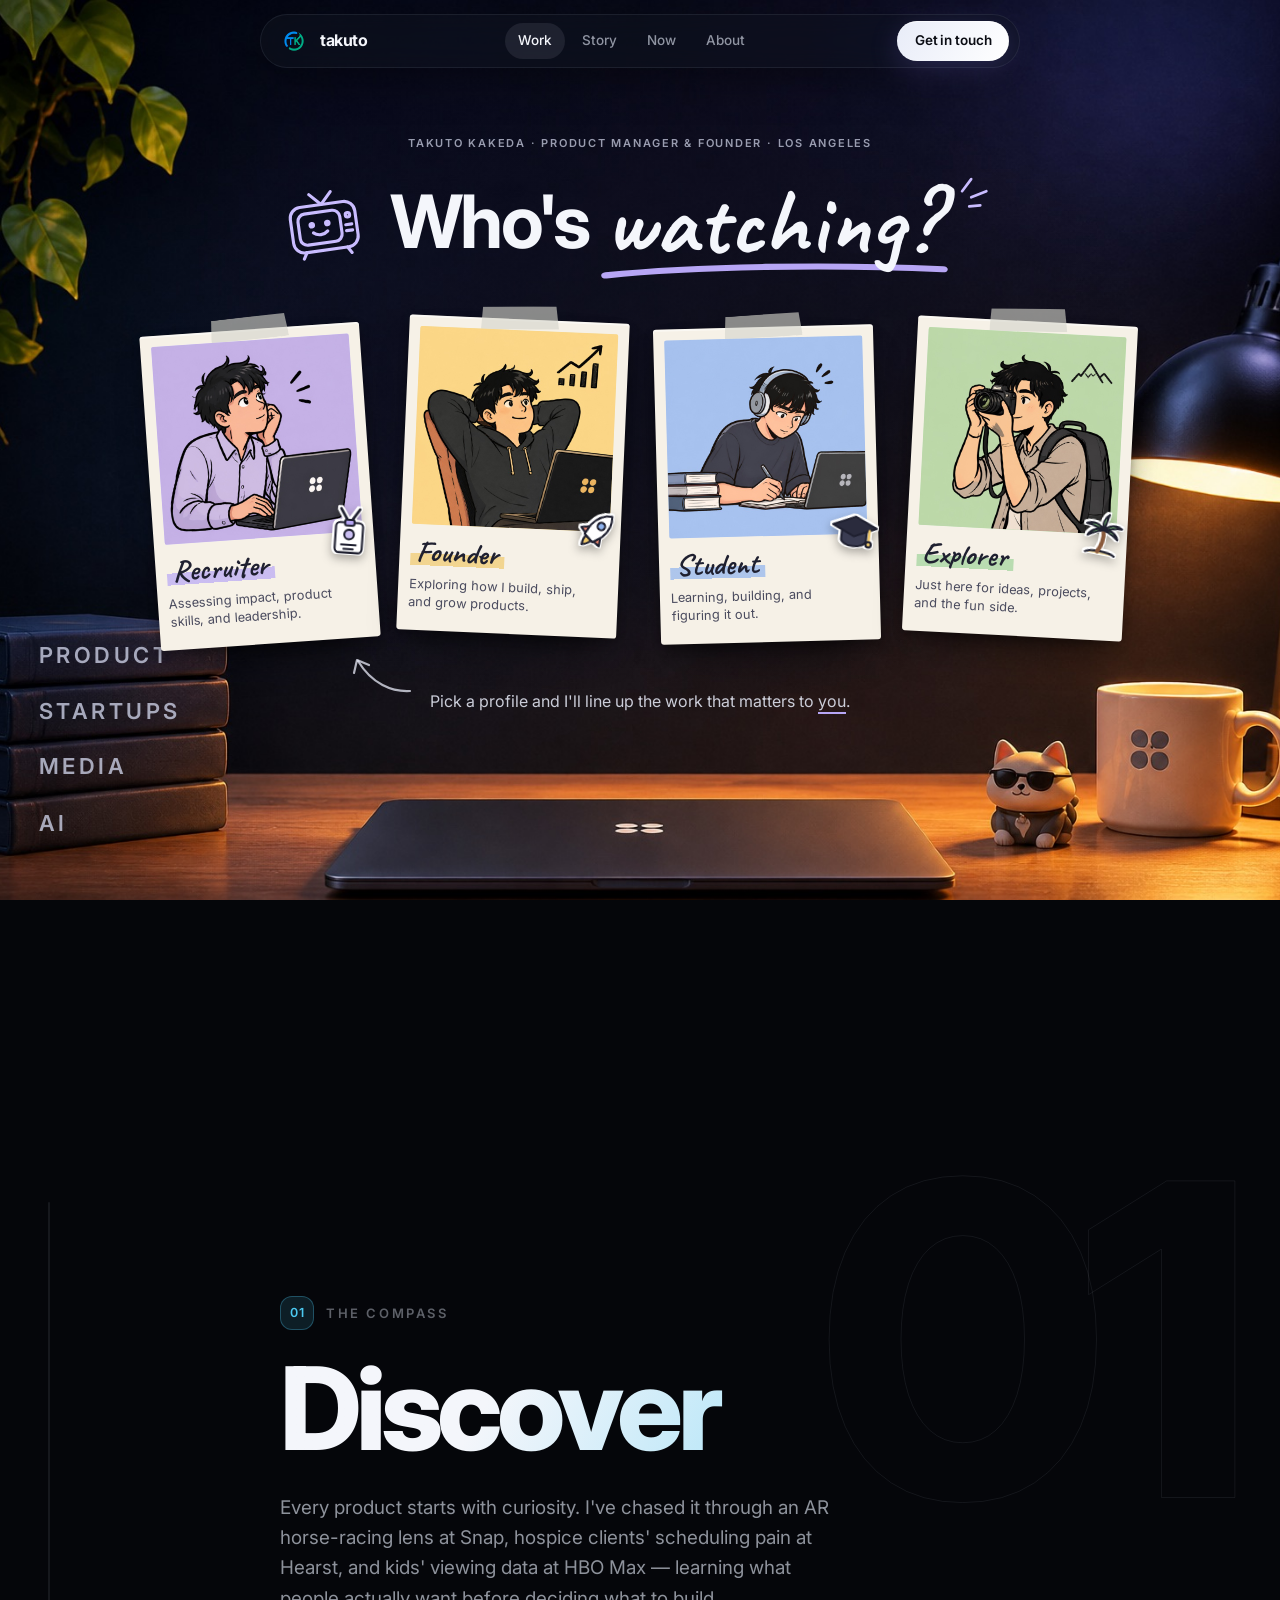
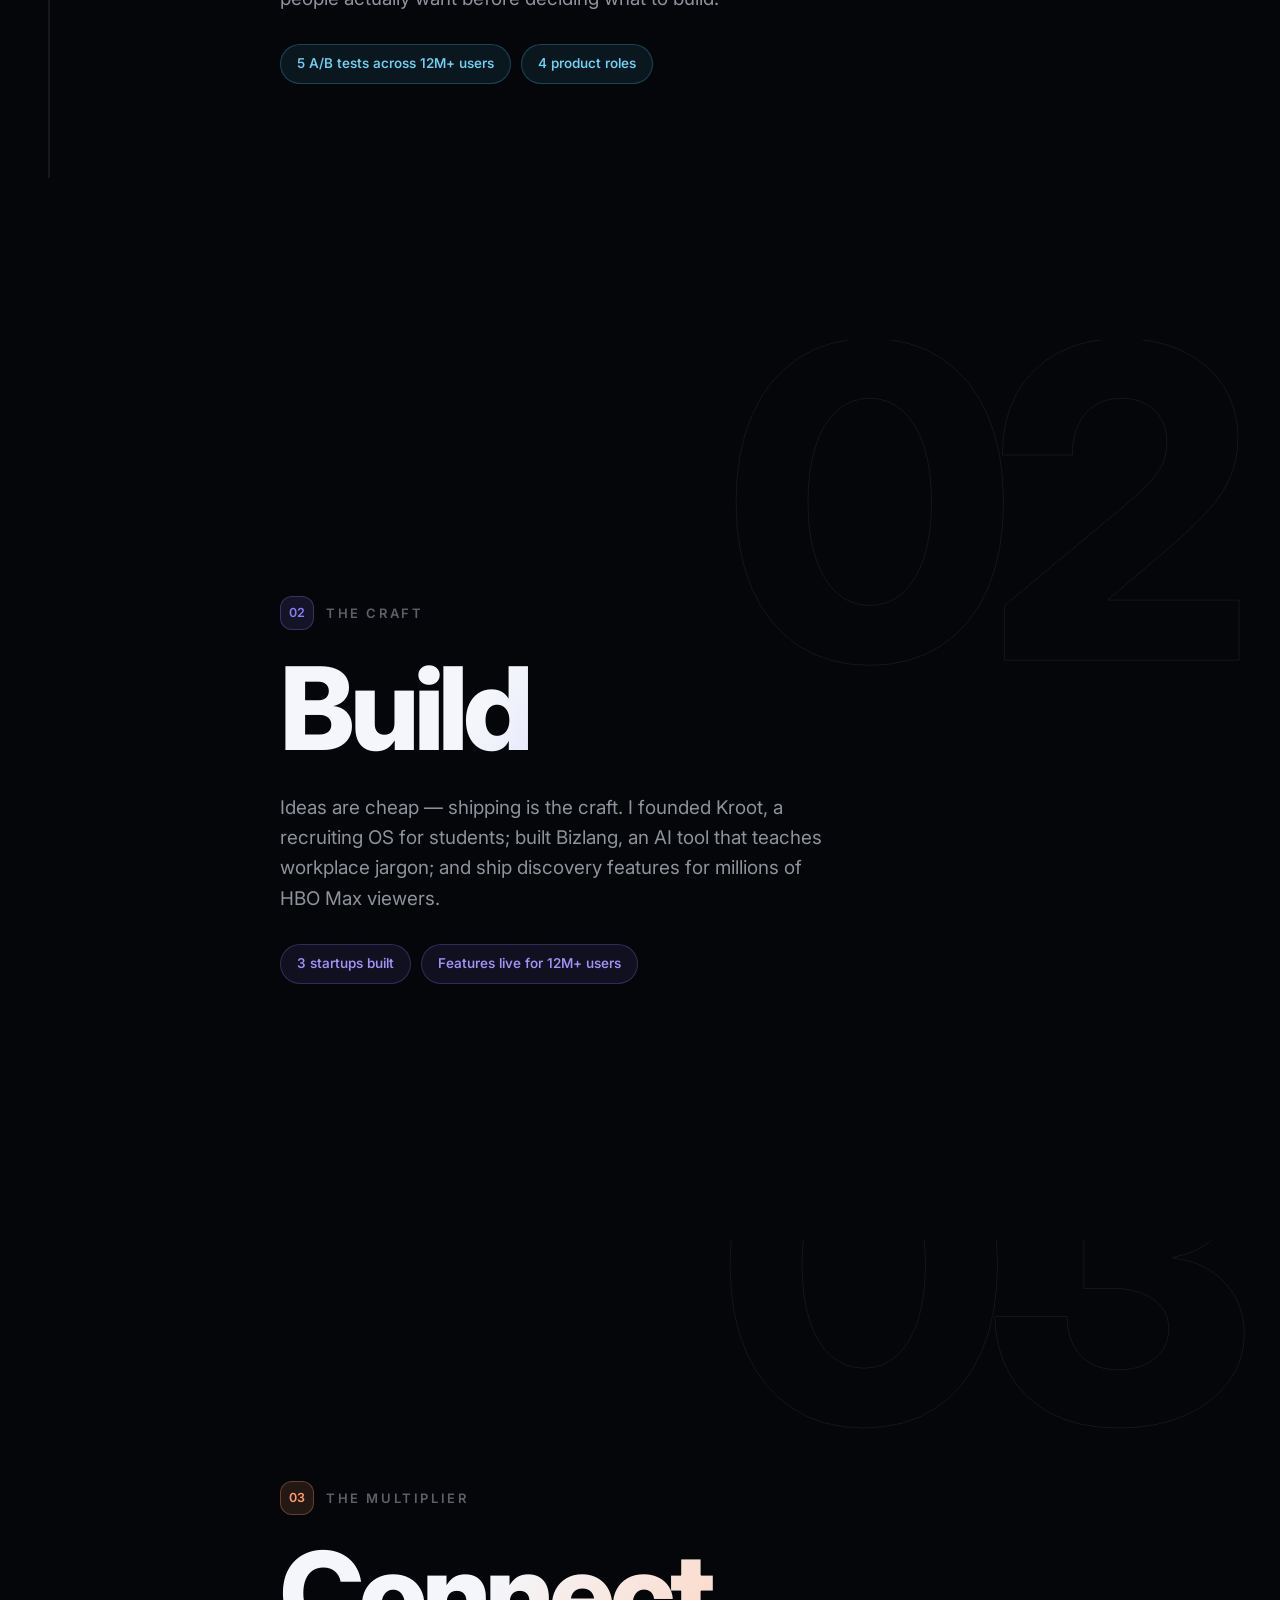
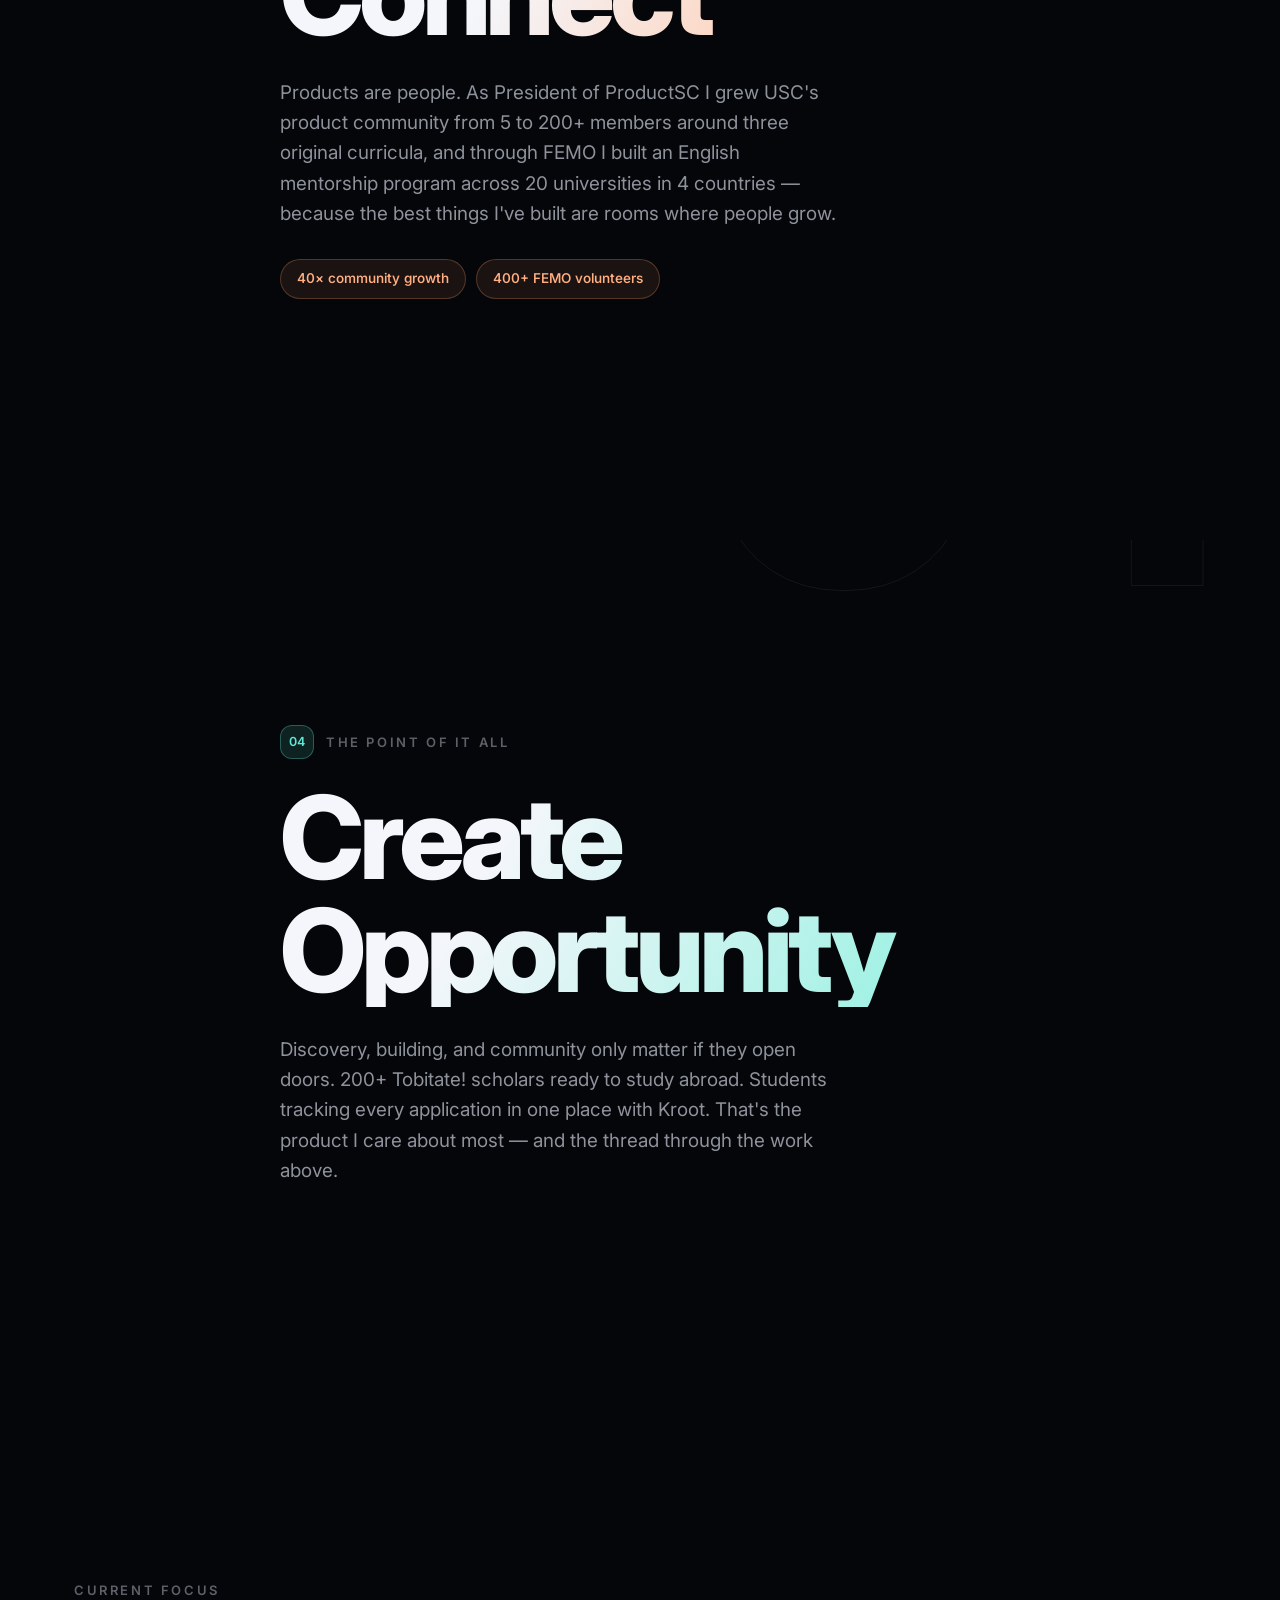
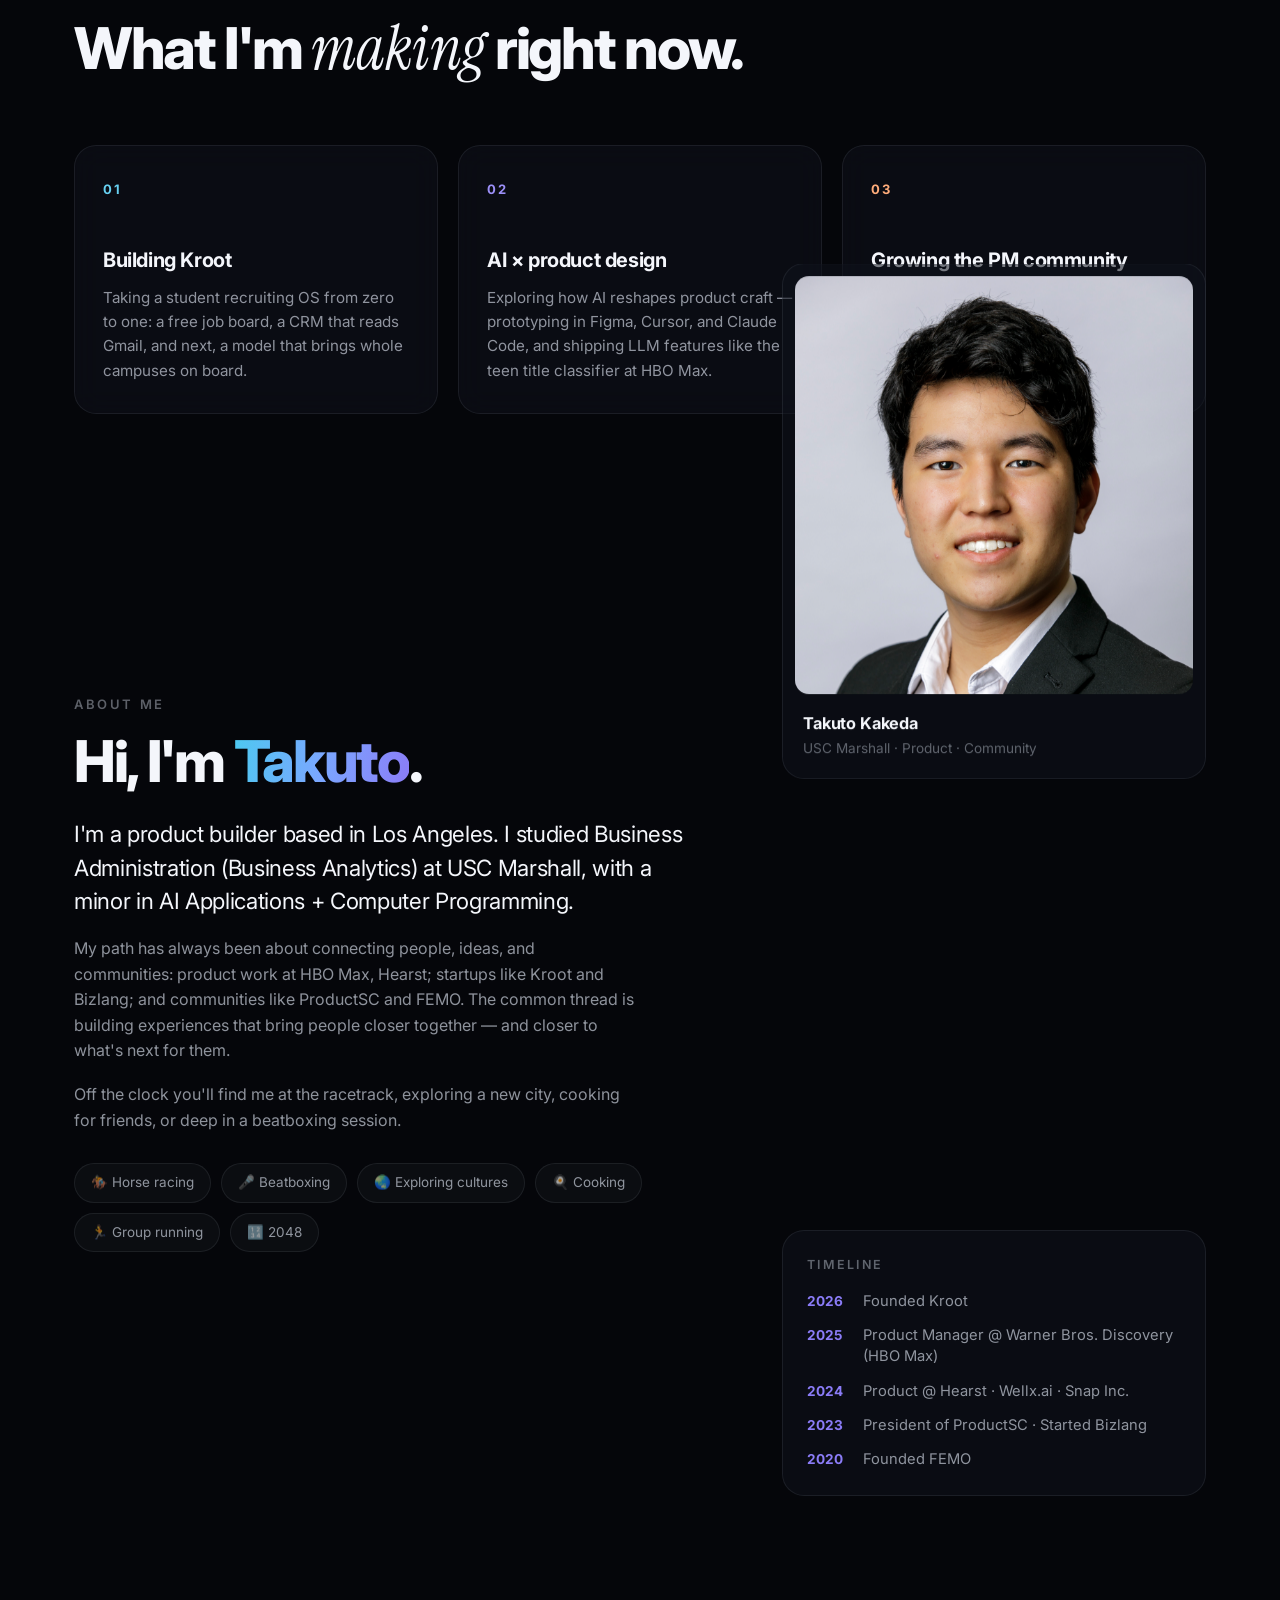
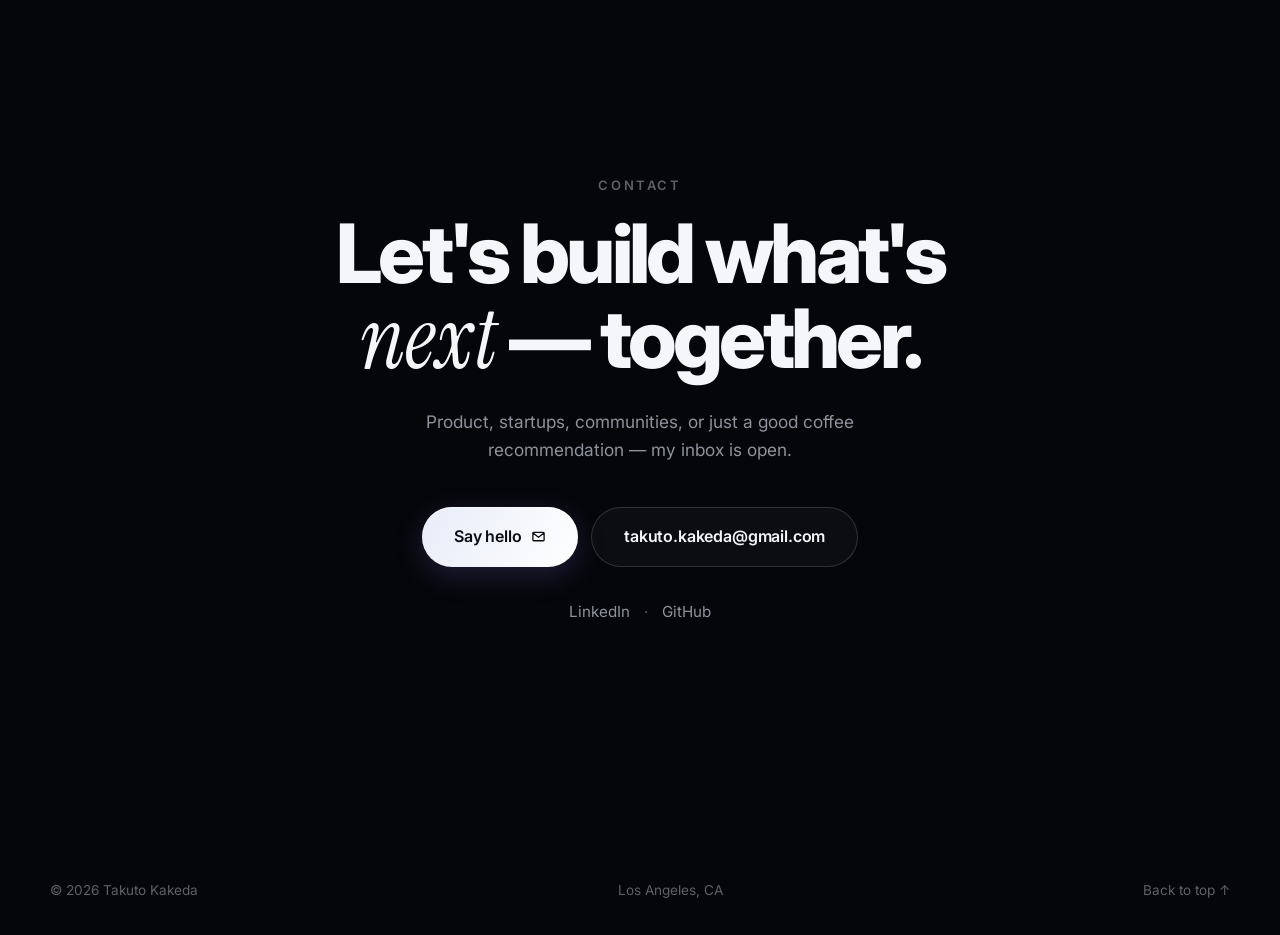
<file: index.html>
<!DOCTYPE html>
<html lang="en">
<head>
    <meta charset="utf-8"/>
    <meta name="viewport" content="width=device-width, initial-scale=1.0"/>
    <title>Takuto Kakeda — Building what's next</title>
    <meta name="description" content="Takuto Kakeda is a product builder helping people discover what's next — through products, communities, and opportunity."/>
    <link rel="preconnect" href="https://fonts.googleapis.com"/>
    <link rel="preconnect" href="https://fonts.gstatic.com" crossorigin/>
    <link href="https://fonts.googleapis.com/css2?family=Inter:wght@400;500;600;700;800&family=Instrument+Serif:ital@0;1&family=Caveat:wght@600;700&display=swap" rel="stylesheet"/>
    <link rel="icon" type="image/png" href="images/takuto-logo.png"/>
    <link rel="stylesheet" href="premium.css"/>
    <link rel="stylesheet" href="takuto-plus.css"/>
</head>
<body>
    <!-- Scroll progress -->
    <div class="scroll-progress" aria-hidden="true"><span id="scroll-progress-bar"></span></div>

    <!-- Ambient background -->
    <div class="ambient" aria-hidden="true">
        <div class="ambient-grid"></div>
        <div class="orb orb-a" data-parallax="0.35"></div>
        <div class="orb orb-b" data-parallax="0.2"></div>
        <div class="orb orb-c" data-parallax="0.5"></div>
        <div class="ambient-noise"></div>
    </div>

    <!-- Nav -->
    <header class="nav-wrap" id="nav">
        <nav class="nav glass" aria-label="Primary">
            <a class="nav-logo" href="#top" aria-label="Takuto — home">
                <img src="images/takuto-logo.png" alt="" width="34" height="34"/>
                <span>takuto</span>
            </a>
            <div class="nav-links" id="nav-links">
                <a href="#work" data-section="work">Work</a>
                <a href="#story" data-section="story">Story</a>
                <a href="#focus" data-section="focus">Now</a>
                <a href="#about" data-section="about">About</a>
            </div>
            <a class="btn btn-primary btn-sm magnetic" href="#contact">
                <span>Get in touch</span>
            </a>
        </nav>
    </header>

    <main id="top">

        <!-- ============ TAKUTO+ (opens the page) ============ -->
        <section class="work section work-open" id="work">
            <h1 class="sr-only" id="work-title" tabindex="-1">Takuto Kakeda, product manager and founder</h1>

            <div class="tp-app" id="tp-app">
                <div class="tp-fallback">
                    <article class="tp-fallback-card"><h3>HBO Max</h3><p>Product Manager, Warner Bros. Discovery. Helping kids and teens find what to watch next.</p></article>
                    <article class="tp-fallback-card"><h3>Kroot</h3><p>Founder. A student recruiting OS: a free job board plus a CRM that tracks applications from Gmail.</p></article>
                    <article class="tp-fallback-card"><h3>ProductSC</h3><p>President. Grew USC's product club from 5 to 200+ members.</p></article>
                    <article class="tp-fallback-card"><h3>Hearst</h3><p>Associate Product Manager. Pricing, AI scheduling, and a comic fan app pitch.</p></article>
                    <article class="tp-fallback-card"><h3>FEMO</h3><p>Founder. English mentorship for students heading abroad, across 20 universities.</p></article>
                    <article class="tp-fallback-card"><h3>Bizlang</h3><p>Co-founder. An AI tool that teaches workplace jargon to non-native English speakers.</p></article>
                </div>
            </div>
            <div class="tp-guestbook" id="tp-guestbook" hidden>
                <div class="tp-guestbook-head">
                    <h3>Leave a review</h3>
                    <p>Tell me where you're from, what you thought, or what I should build next.</p>
                </div>
                <div class="tp-ticker" role="region" tabindex="0" aria-label="Visitor reviews">
                    <ul class="tp-ticker-track" id="tp-ticker-track"></ul>
                </div>
                <form class="tp-review-form glass" id="tp-review-form">
                    <label class="tp-field">Name<input name="name" required maxlength="40" autocomplete="name"/></label>
                    <label class="tp-field">Where you're from<input name="location" maxlength="40" placeholder="Optional"/></label>
                    <label class="tp-field tp-field-wide">Your review<textarea name="note" required maxlength="200" rows="3"></textarea></label>
                    <label class="tp-field tp-field-wide">What should Takuto build next?<input name="build_next" maxlength="120" placeholder="Optional"/></label>
                    <div class="tp-hp" aria-hidden="true"><label>Website<input name="website" tabindex="-1" autocomplete="off"/></label></div>
                    <div class="tp-review-actions">
                        <button class="btn btn-primary" type="submit"><span>Post review</span></button>
                        <p class="tp-review-status" id="tp-review-status" role="status"></p>
                    </div>
                </form>
            </div>
        </section>

        <!-- ============ STORY ============ -->
        <section class="story" id="story" aria-label="The story">
            <div class="story-rail" aria-hidden="true">
                <span class="story-rail-line"><span id="story-rail-fill"></span></span>
            </div>

            <article class="chapter" id="discover" data-chapter="1" style="--ch:#4cc9f0">
                <span class="chapter-ghost" data-parallax="0.18" aria-hidden="true">01</span>
                <div class="chapter-body">
                    <p class="chapter-kicker reveal"><span class="chapter-index">01</span> The compass</p>
                    <h2 class="chapter-title reveal d-1">Discover</h2>
                    <p class="chapter-copy reveal d-2">
                        Every product starts with curiosity. I've chased it through an AR
                        horse-racing lens at Snap, hospice clients' scheduling pain at Hearst,
                        and kids' viewing data at HBO&nbsp;Max — learning what people actually
                        want before deciding what to build.
                    </p>
                    <div class="chapter-stats reveal d-3">
                        <span class="stat-chip">5 A/B tests across 12M+ users</span>
                        <span class="stat-chip">4 product roles</span>
                    </div>
                </div>
            </article>

            <article class="chapter" id="build" data-chapter="2" style="--ch:#8b7cf7">
                <span class="chapter-ghost" data-parallax="0.18" aria-hidden="true">02</span>
                <div class="chapter-body">
                    <p class="chapter-kicker reveal"><span class="chapter-index">02</span> The craft</p>
                    <h2 class="chapter-title reveal d-1">Build</h2>
                    <p class="chapter-copy reveal d-2">
                        Ideas are cheap — shipping is the craft. I founded Kroot, a recruiting
                        OS for students; built Bizlang, an AI tool that teaches workplace
                        jargon; and ship discovery features for millions of HBO&nbsp;Max viewers.
                    </p>
                    <div class="chapter-stats reveal d-3">
                        <span class="stat-chip">3 startups built</span>
                        <span class="stat-chip">Features live for 12M+ users</span>
                    </div>
                </div>
            </article>

            <article class="chapter" id="connect" data-chapter="3" style="--ch:#ff9e64">
                <span class="chapter-ghost" data-parallax="0.18" aria-hidden="true">03</span>
                <div class="chapter-body">
                    <p class="chapter-kicker reveal"><span class="chapter-index">03</span> The multiplier</p>
                    <h2 class="chapter-title reveal d-1">Connect</h2>
                    <p class="chapter-copy reveal d-2">
                        Products are people. As President of ProductSC I grew USC's product
                        community from 5 to 200+ members around three original curricula, and
                        through FEMO I built an English mentorship program across 20 universities
                        in 4 countries — because the best things I've built are rooms where
                        people grow.
                    </p>
                    <div class="chapter-stats reveal d-3">
                        <span class="stat-chip">40× community growth</span>
                        <span class="stat-chip">400+ FEMO volunteers</span>
                    </div>
                </div>
            </article>

            <article class="chapter" id="opportunity" data-chapter="4" style="--ch:#5eead4">
                <span class="chapter-ghost" data-parallax="0.18" aria-hidden="true">04</span>
                <div class="chapter-body">
                    <p class="chapter-kicker reveal"><span class="chapter-index">04</span> The point of it all</p>
                    <h2 class="chapter-title reveal d-1">Create<br/>Opportunity</h2>
                    <p class="chapter-copy reveal d-2">
                        Discovery, building, and community only matter if they open doors.
                        200+ Tobitate! scholars ready to study abroad. Students tracking every
                        application in one place with Kroot. That's the product I care about
                        most — and the thread through the work above.
                    </p>
                    <div class="chapter-stats reveal d-3">
                        <span class="stat-chip">200+ scholars supported</span>
                        <span class="stat-chip">Partners: Amazon, Disney, Riot Games</span>
                    </div>
                </div>
            </article>
        </section>

        <!-- ============ CURRENT FOCUS ============ -->
        <section class="focus section" id="focus">
            <div class="section-head">
                <p class="section-kicker reveal">Current focus</p>
                <h2 class="section-title reveal d-1">What I'm <span class="accent-serif">making</span> right now.</h2>
            </div>
            <div class="focus-grid">
                <div class="focus-card spotlight reveal" style="--pc:#4cc9f0">
                    <span class="focus-num">01</span>
                    <h3>Building Kroot</h3>
                    <p>Taking a student recruiting OS from zero to one: a free job board, a CRM that reads Gmail, and next, a model that brings whole campuses on board.</p>
                </div>
                <div class="focus-card spotlight reveal d-1" style="--pc:#8b7cf7">
                    <span class="focus-num">02</span>
                    <h3>AI × product design</h3>
                    <p>Exploring how AI reshapes product craft — prototyping in Figma, Cursor, and Claude Code, and shipping LLM features like the teen title classifier at HBO&nbsp;Max.</p>
                </div>
                <div class="focus-card spotlight reveal d-2" style="--pc:#ff9e64">
                    <span class="focus-num">03</span>
                    <h3>Growing the PM community</h3>
                    <p>Mentoring the next class of ProductSC leaders and helping students land their first product roles.</p>
                </div>
            </div>
        </section>

        <!-- ============ ABOUT ============ -->
        <section class="about section" id="about">
            <div class="about-grid">
                <div class="about-text">
                    <p class="section-kicker reveal">About me</p>
                    <h2 class="section-title reveal d-1">Hi, I'm <span class="grad">Takuto</span>.</h2>
                    <p class="about-lede reveal d-2">
                        I'm a product builder based in Los Angeles. I studied Business
                        Administration (Business Analytics) at USC Marshall, with a minor in AI
                        Applications + Computer Programming.
                    </p>
                    <p class="about-copy reveal d-3">
                        My path has always been about connecting people, ideas, and communities:
                        product work at HBO Max, Hearst; startups
                        like Kroot and Bizlang; and communities like ProductSC and FEMO. The common
                        thread is building experiences that bring people closer together — and
                        closer to what's next for them.
                    </p>
                    <p class="about-copy reveal d-3">
                        Off the clock you'll find me at the racetrack, exploring a new city,
                        cooking for friends, or deep in a beatboxing session.
                    </p>
                    <ul class="about-interests reveal d-4">
                        <li>🏇 Horse racing</li>
                        <li>🎤 Beatboxing</li>
                        <li>🌏 Exploring cultures</li>
                        <li>🍳 Cooking</li>
                        <li>🏃 Group running</li>
                        <li>🔢 2048</li>
                    </ul>
                </div>
                <aside class="about-side reveal d-2">
                    <figure class="about-photo glass" data-parallax="0.08">
                        <img src="images/takuto-headshot.png" alt="Portrait of Takuto Kakeda"/>
                        <figcaption>
                            <strong>Takuto Kakeda</strong>
                            <span>USC Marshall · Product · Community</span>
                        </figcaption>
                    </figure>
                    <div class="about-timeline glass">
                        <h3>Timeline</h3>
                        <ol>
                            <li><span>2026</span>Founded Kroot</li>
                            <li><span>2025</span>Product Manager @ Warner Bros. Discovery (HBO Max)</li>
                            <li><span>2024</span>Product @ Hearst · Wellx.ai · Snap Inc.</li>
                            <li><span>2023</span>President of ProductSC · Started Bizlang</li>
                            <li><span>2020</span>Founded FEMO</li>
                        </ol>
                    </div>
                </aside>
            </div>
        </section>

        <!-- ============ CONTACT ============ -->
        <section class="contact" id="contact">
            <div class="contact-inner">
                <p class="section-kicker reveal">Contact</p>
                <h2 class="contact-title reveal d-1">Let's build what's <span class="accent-serif">next</span> — together.</h2>
                <p class="contact-sub reveal d-2">
                    Product, startups, communities, or just a good coffee recommendation —
                    my inbox is open.
                </p>
                <div class="contact-ctas reveal d-3">
                    <a class="btn btn-primary btn-lg magnetic" href="mailto:takuto.kakeda@gmail.com"><span>Say hello</span><svg viewBox="0 0 16 16" width="15" height="15" fill="none"><path d="M2.5 4.5 8 8.75l5.5-4.25M3 3.5h10a1 1 0 0 1 1 1v7a1 1 0 0 1-1 1H3a1 1 0 0 1-1-1v-7a1 1 0 0 1 1-1Z" stroke="currentColor" stroke-width="1.4" stroke-linecap="round" stroke-linejoin="round"/></svg></a>
                    <button class="btn btn-ghost btn-lg magnetic" id="copy-email" data-email="takuto.kakeda@gmail.com"><span id="copy-email-label">takuto.kakeda@gmail.com</span></button>
                </div>
                <div class="contact-socials reveal d-4">
                    <a href="https://www.linkedin.com/in/takutok" target="_blank" rel="noopener noreferrer">LinkedIn</a>
                    <span aria-hidden="true">·</span>
                    <a href="https://github.com/takutokake" target="_blank" rel="noopener noreferrer">GitHub</a>
                </div>
            </div>
            <footer class="footer">
                <span>© <span id="year">2026</span> Takuto Kakeda</span>
                <span>Los Angeles, CA</span>
                <a href="#top">Back to top ↑</a>
            </footer>
        </section>
    </main>

    <!-- Expanding project overlay -->
    <div class="project-overlay" id="project-overlay" role="dialog" aria-modal="true" aria-labelledby="overlay-title" hidden>
        <div class="project-overlay-backdrop" data-close></div>
        <div class="project-overlay-card glass" id="project-overlay-card">
            <button class="project-overlay-close" data-close aria-label="Close project details">
                <svg viewBox="0 0 16 16" width="16" height="16" fill="none"><path d="m4 4 8 8m0-8-8 8" stroke="currentColor" stroke-width="1.6" stroke-linecap="round"/></svg>
            </button>
            <div class="project-overlay-scroll">
                <div class="overlay-logo" id="overlay-logo" aria-hidden="true" hidden></div>
                <div class="overlay-top">
                    <p class="overlay-banner" id="overlay-banner" hidden></p>
                    <span class="overlay-num" id="overlay-num" aria-hidden="true"></span>
                    <p class="overlay-kicker" id="overlay-kicker"></p>
                    <h3 id="overlay-title"></h3>
                    <p class="overlay-desc" id="overlay-desc"></p>
                    <p class="overlay-tags" id="overlay-tags"></p>
                </div>
                <div class="project-overlay-body">
                    <p class="overlay-form-head" aria-hidden="true"><span>Form guide</span><span>Result</span></p>
                    <ol class="overlay-episodes" id="overlay-episodes" aria-label="Episodes"></ol>
                </div>
            </div>
        </div>
    </div>

    <script src="catalog.js"></script>
    <script src="premium.js"></script>
    <script src="race-day.js"></script>
    <script src="takuto-plus.js"></script>
    <script src="guestbook.js"></script>
</body>
</html>
</file>
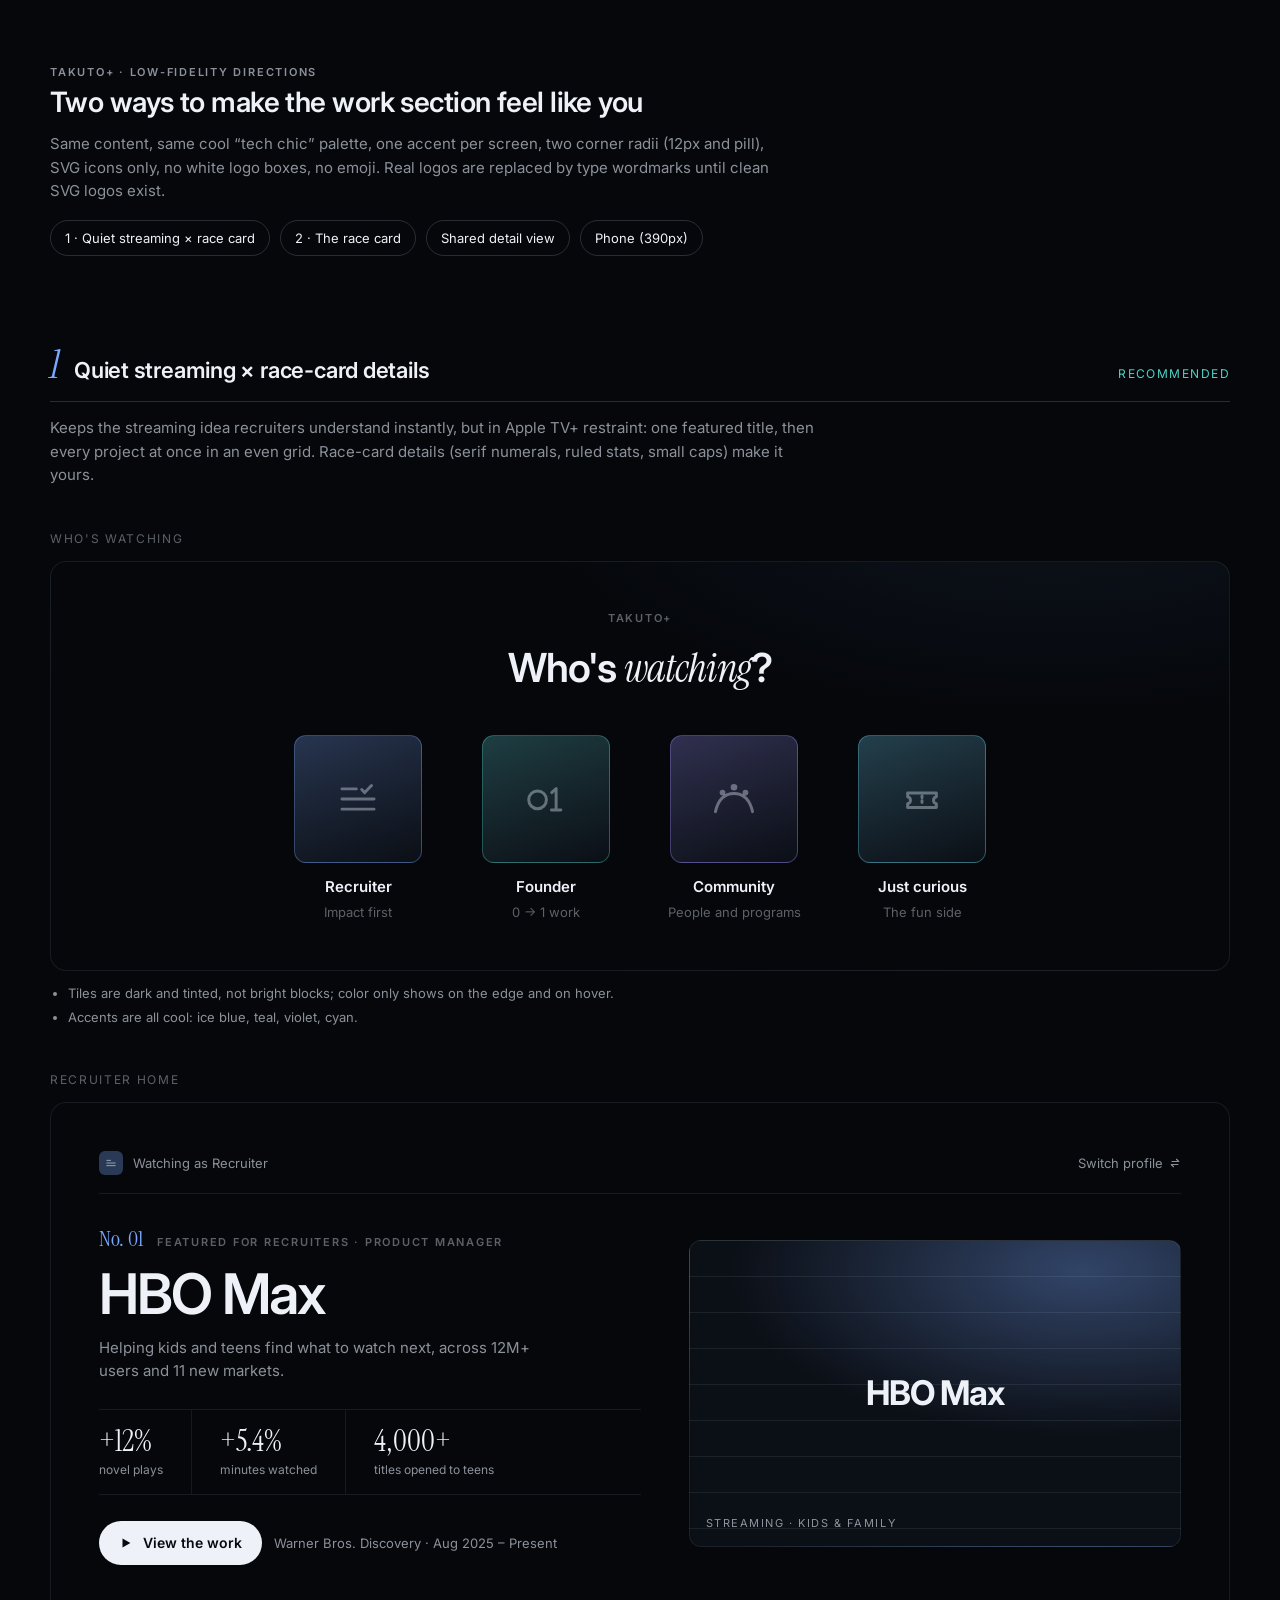
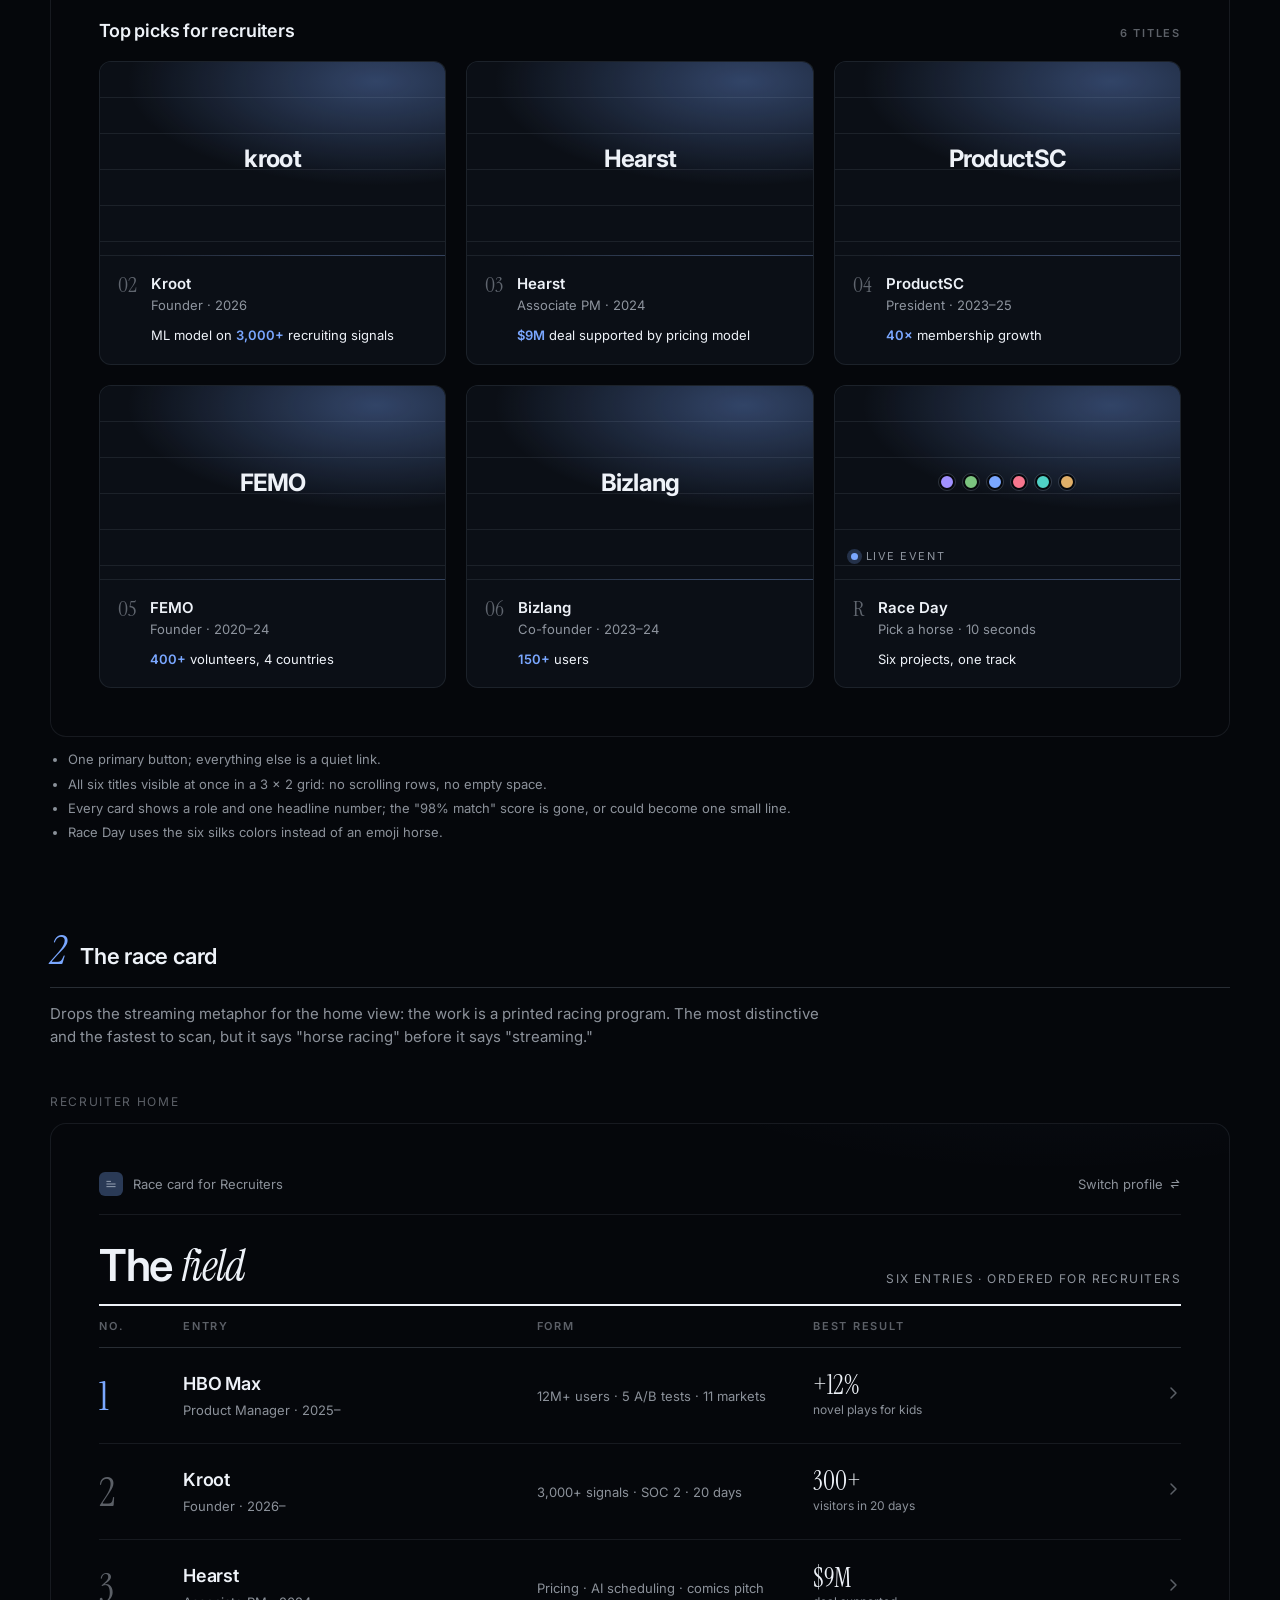
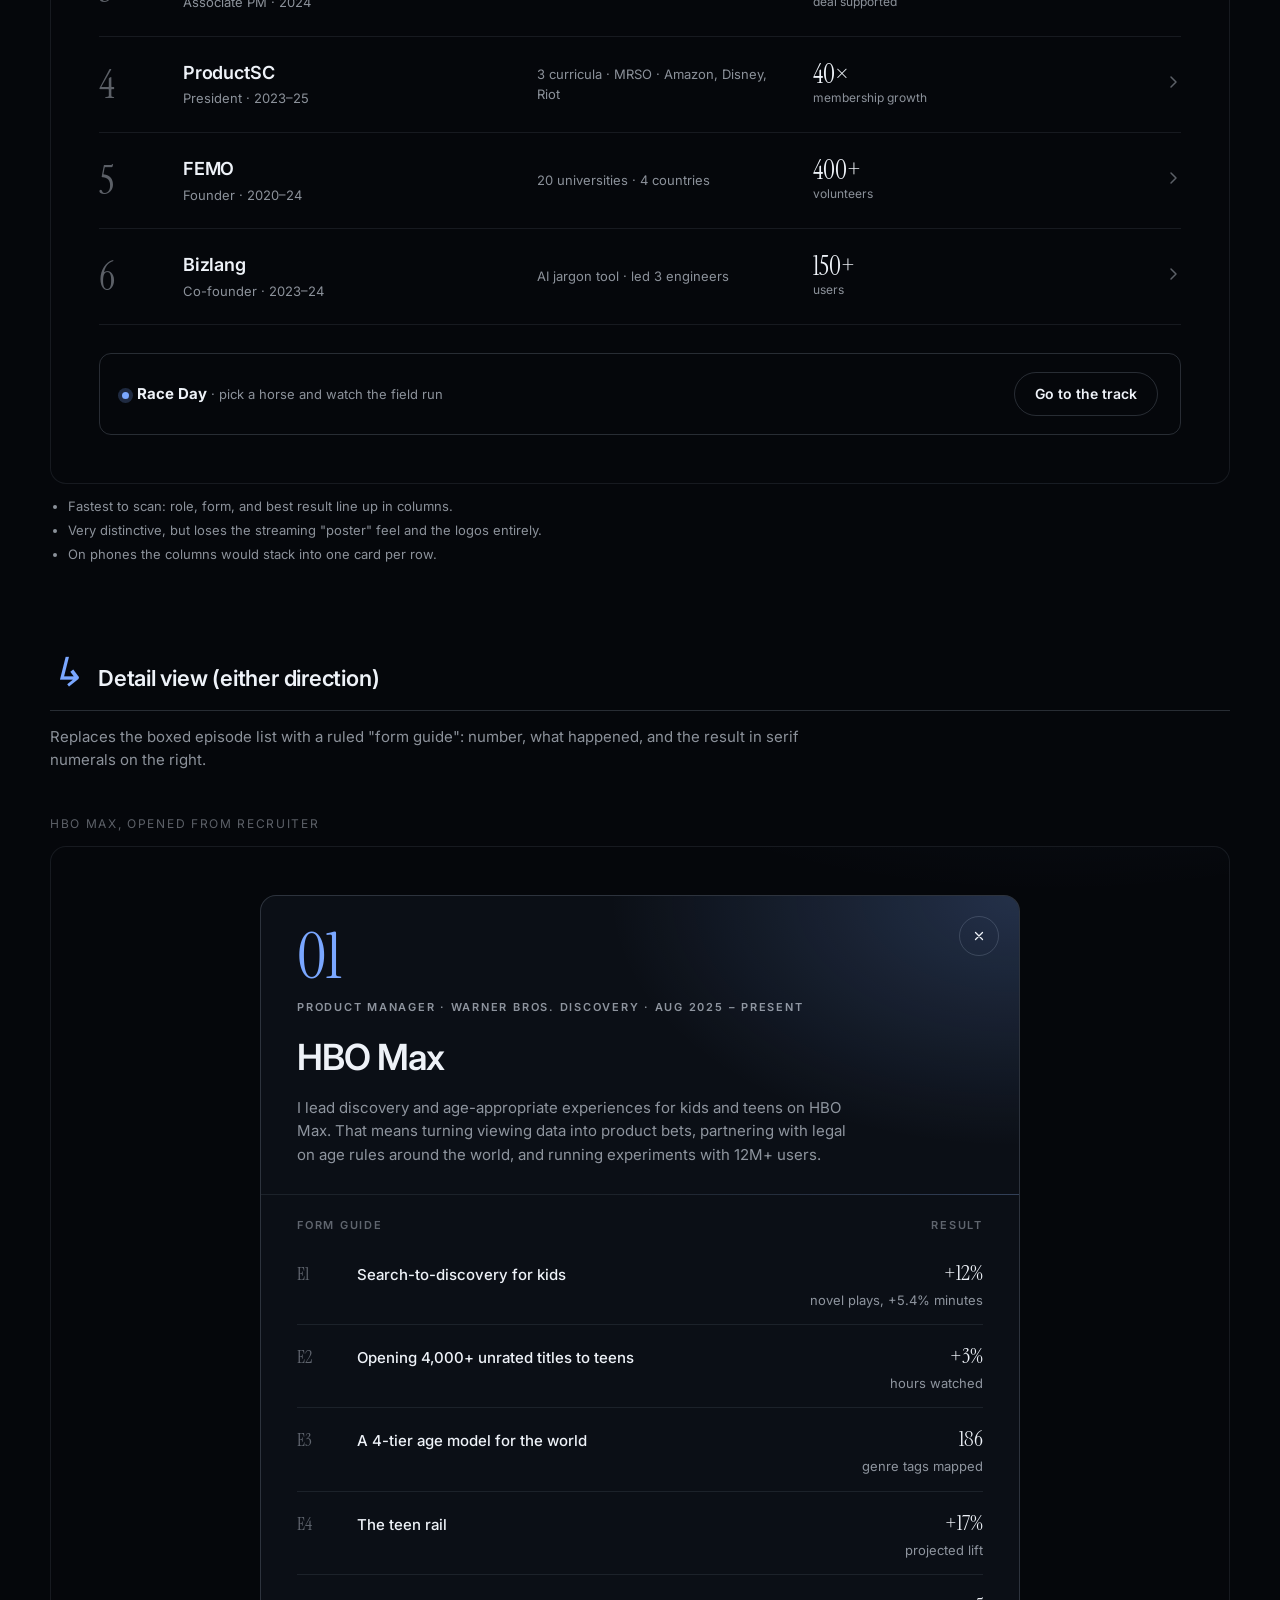
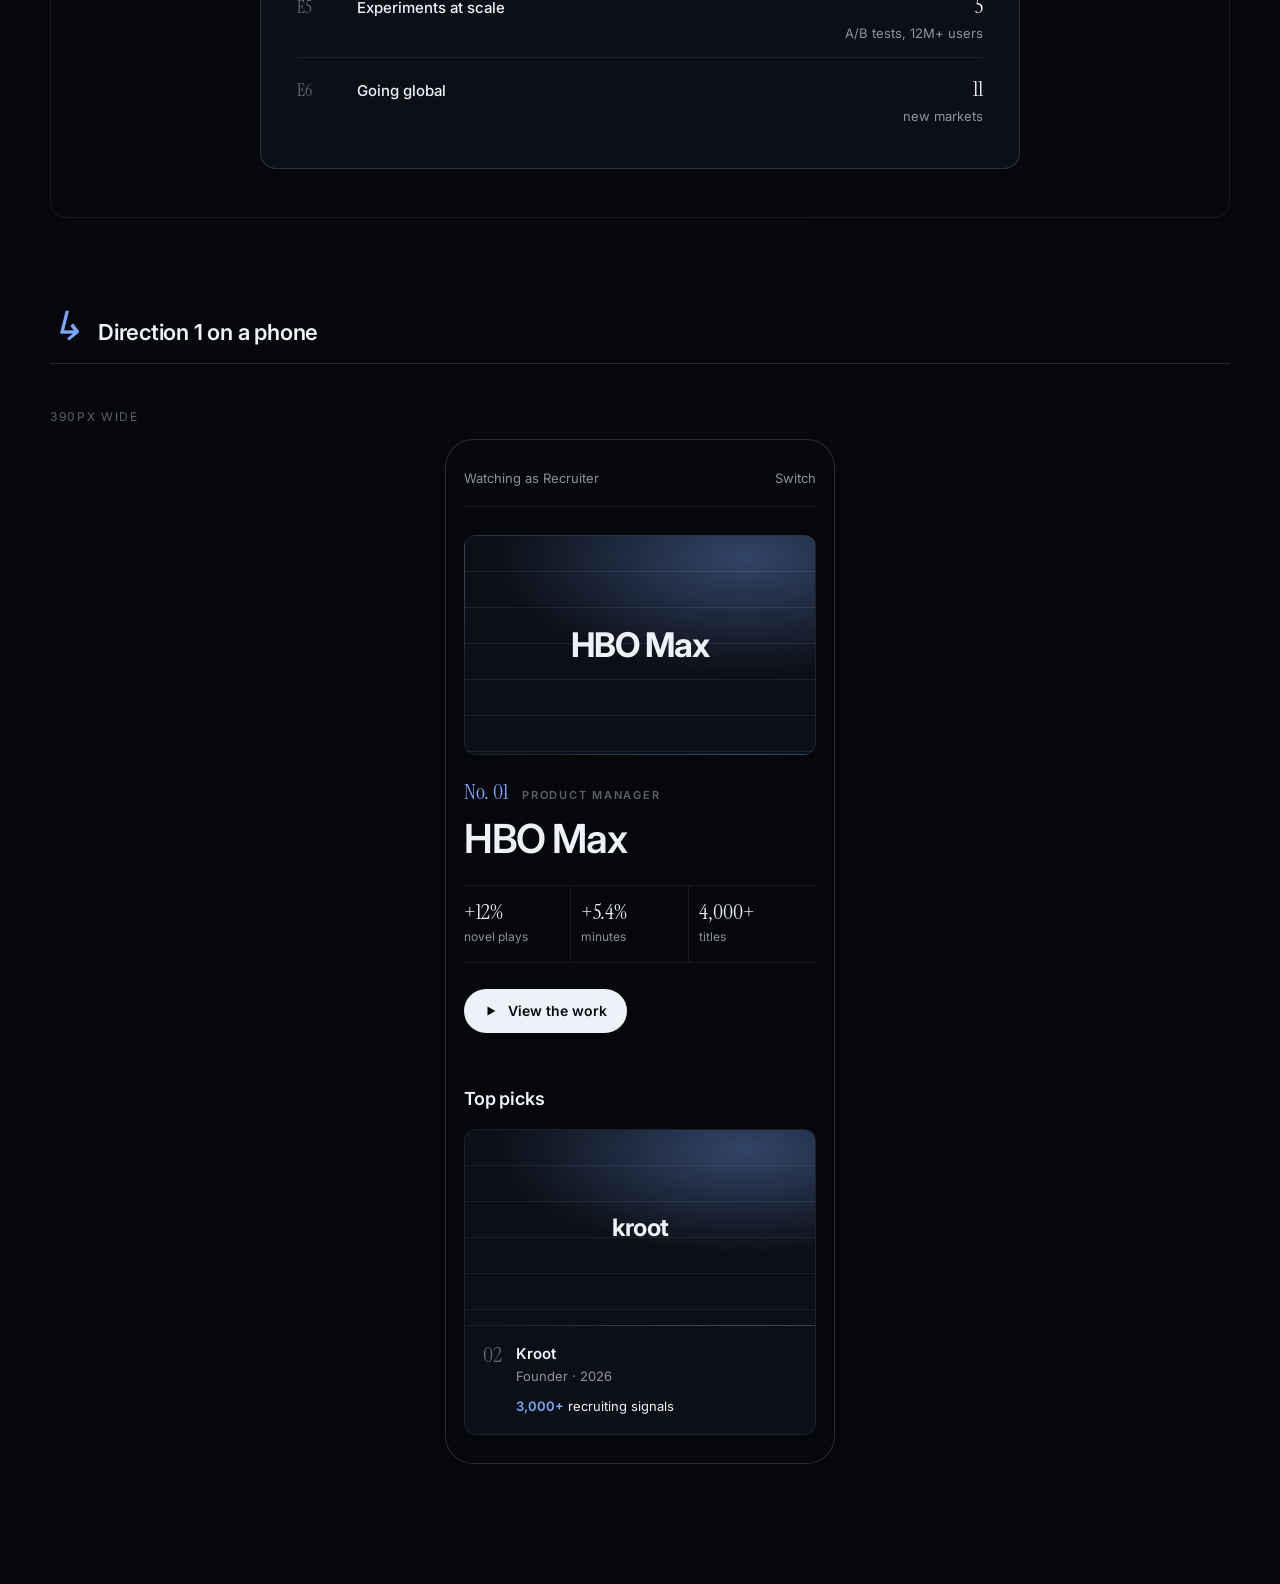
<file: mockups/compare.html>
<!DOCTYPE html>
<html lang="en">
<head>
<meta charset="utf-8"/>
<meta name="viewport" content="width=device-width, initial-scale=1"/>
<title>Takuto+ · design directions (low fidelity)</title>
<link rel="preconnect" href="https://fonts.googleapis.com"/>
<link rel="preconnect" href="https://fonts.gstatic.com" crossorigin/>
<link href="https://fonts.googleapis.com/css2?family=Inter:wght@400;500;600;700&family=Instrument+Serif:ital@0;1&display=swap" rel="stylesheet"/>
<style>
/* ---------- cool "tech chic" tokens ---------- */
:root {
    --bg: #05070b;
    --surface: #0b0f16;
    --surface-2: #10151e;
    --ink: #eef2f8;
    --ink-60: rgba(222, 230, 242, 0.62);
    --ink-40: rgba(222, 230, 242, 0.4);
    --line: rgba(200, 215, 235, 0.09);
    --line-strong: rgba(200, 215, 235, 0.18);
    --ice: #7aa7ff;
    --teal: #4fd1c5;
    --violet: #a191ff;
    --cyan: #67d8f0;
    --r: 12px;
    --sans: "Inter", -apple-system, sans-serif;
    --serif: "Instrument Serif", Georgia, serif;
}
* { box-sizing: border-box; margin: 0; padding: 0; }
body { background: var(--bg); color: var(--ink); font: 15px/1.55 var(--sans); -webkit-font-smoothing: antialiased; padding: 56px 24px 120px; }
button { font: inherit; color: inherit; background: none; border: 0; }
.wrap { max-width: 1180px; margin: 0 auto; }

/* ---------- page chrome (not part of the design) ---------- */
.doc-head h1 { font-size: 28px; font-weight: 600; letter-spacing: -0.02em; }
.doc-head p { margin-top: 8px; color: var(--ink-60); max-width: 720px; }
.doc-nav { margin-top: 18px; display: flex; gap: 10px; flex-wrap: wrap; }
.doc-nav a { color: var(--ink); text-decoration: none; padding: 7px 14px; border: 1px solid var(--line-strong); border-radius: 999px; font-size: 13px; }
.direction { margin-top: 88px; }
.dir-label { display: flex; align-items: baseline; gap: 14px; padding-bottom: 14px; border-bottom: 1px solid var(--line-strong); }
.dir-label .n { font: italic 40px/1 var(--serif); color: var(--ice); }
.dir-label h2 { font-size: 22px; font-weight: 600; letter-spacing: -0.01em; }
.dir-label .rec { margin-left: auto; font-size: 12px; color: var(--teal); letter-spacing: 0.12em; text-transform: uppercase; }
.dir-why { margin-top: 14px; color: var(--ink-60); max-width: 780px; }
.frame-title { margin: 44px 0 12px; font-size: 12px; letter-spacing: 0.14em; text-transform: uppercase; color: var(--ink-40); }
.frame { border: 1px solid var(--line); border-radius: 16px; padding: 48px; background:
    radial-gradient(900px 400px at 85% -20%, rgba(122, 167, 255, 0.08), transparent 60%), var(--bg); }
.notes { margin-top: 12px; display: grid; gap: 4px; color: var(--ink-60); font-size: 13px; padding-left: 18px; }

/* ---------- shared design primitives ---------- */
.kicker { font-size: 11px; font-weight: 600; letter-spacing: 0.16em; text-transform: uppercase; color: var(--ink-40); }
.accent { color: var(--accent); }
.serif-i { font-family: var(--serif); font-style: italic; font-weight: 400; }
.num { font-family: var(--serif); font-variant-numeric: tabular-nums; }
.btn { display: inline-flex; align-items: center; gap: 10px; height: 44px; padding: 0 20px; border-radius: 999px; font-weight: 600; font-size: 14px; cursor: pointer; }
.btn svg { width: 14px; height: 14px; }
.btn-primary { background: var(--ink); color: #070a10; }
.btn-quiet { border: 1px solid var(--line-strong); color: var(--ink); }
.link-btn { font-size: 13px; color: var(--ink-60); display: inline-flex; align-items: center; gap: 6px; }
.link-btn:hover { color: var(--ink); }
.icon-btn { width: 40px; height: 40px; border-radius: 999px; border: 1px solid var(--line-strong); display: grid; place-items: center; }
.icon-btn svg { width: 14px; height: 14px; }

/* ---------- picker (shared by both directions) ---------- */
.picker { text-align: center; }
.picker h3 { margin-top: 10px; font-size: 40px; font-weight: 600; letter-spacing: -0.025em; }
.profiles { margin-top: 44px; display: grid; grid-template-columns: repeat(4, 160px); justify-content: center; gap: 28px; }
.profile { display: grid; justify-items: center; gap: 12px; cursor: pointer; }
.mark { width: 128px; height: 128px; border-radius: var(--r); display: grid; place-items: center;
    background: linear-gradient(160deg, color-mix(in srgb, var(--accent) 22%, var(--surface-2)), var(--surface));
    border: 1px solid color-mix(in srgb, var(--accent) 35%, transparent);
    color: var(--ink); transition: transform .25s, border-color .2s; }
.mark svg { width: 54px; height: 54px; }
.profile:hover .mark { transform: translateY(-3px); border-color: var(--accent); }
.profile strong { font-weight: 600; }
.profile span { color: var(--ink-40); font-size: 13px; margin-top: -8px; }

/* ---------- top bar ---------- */
.bar { display: flex; align-items: center; justify-content: space-between; padding-bottom: 18px; margin-bottom: 28px; border-bottom: 1px solid var(--line); }
.who { display: flex; align-items: center; gap: 10px; font-size: 13px; color: var(--ink-60); }
.who .mini { width: 24px; height: 24px; border-radius: 6px; display: grid; place-items: center; background: color-mix(in srgb, var(--accent) 25%, var(--surface-2)); }
.who .mini svg { width: 14px; height: 14px; }

/* ---------- direction 1: quiet streaming × race card ---------- */
.d1-feature { display: grid; grid-template-columns: 1.1fr 1fr; gap: 48px; align-items: center; }
.d1-meta { display: flex; gap: 14px; align-items: baseline; }
.d1-meta .num { font-size: 22px; color: var(--accent); }
.d1-feature h3 { margin-top: 10px; font-size: 56px; line-height: 1; font-weight: 600; letter-spacing: -0.035em; }
.d1-feature .pitch { margin-top: 14px; color: var(--ink-60); max-width: 460px; }
.stats { margin-top: 26px; display: grid; grid-template-columns: repeat(3, auto); justify-content: start; border-top: 1px solid var(--line); border-bottom: 1px solid var(--line); }
.stats div { padding: 14px 28px 14px 0; margin-right: 28px; border-right: 1px solid var(--line); }
.stats div:last-child { border-right: 0; margin-right: 0; }
.stats .num { display: block; font-size: 30px; line-height: 1.1; }
.stats small { color: var(--ink-60); font-size: 12px; }
.d1-actions { margin-top: 26px; display: flex; gap: 12px; align-items: center; }
.art { position: relative; aspect-ratio: 16 / 10; border-radius: var(--r); overflow: hidden; border: 1px solid var(--line);
    background:
        linear-gradient(transparent 0 calc(100% - 1px), var(--line) 0) 0 0 / 100% 36px,
        radial-gradient(120% 90% at 80% 10%, color-mix(in srgb, var(--accent) 35%, transparent), transparent 60%),
        var(--surface); display: grid; place-items: center; }
.wordmark { font-size: 34px; font-weight: 700; letter-spacing: -0.03em; color: var(--ink); }
.art .corner { position: absolute; left: 16px; bottom: 14px; font-size: 11px; letter-spacing: .14em; text-transform: uppercase; color: var(--ink-60); }

.section-row { margin-top: 52px; display: flex; align-items: baseline; justify-content: space-between; }
.section-row h4 { font-size: 18px; font-weight: 600; letter-spacing: -0.01em; }
.d1-grid { margin-top: 16px; display: grid; grid-template-columns: repeat(3, 1fr); gap: 20px; }
.card { border-radius: var(--r); border: 1px solid var(--line); background: var(--surface); overflow: hidden; cursor: pointer; transition: border-color .2s, transform .25s; }
.card:hover { border-color: var(--line-strong); transform: translateY(-2px); }
.card .art { aspect-ratio: 16 / 9; border: 0; border-radius: 0; border-bottom: 1px solid var(--line); }
.card .art .wordmark { font-size: 24px; }
.card-body { padding: 16px 18px 18px; display: grid; grid-template-columns: auto 1fr; column-gap: 14px; }
.card-body .num { grid-row: span 3; font-size: 22px; line-height: 1; color: var(--ink-40); padding-top: 2px; }
.card-body strong { font-weight: 600; }
.card-body .role { color: var(--ink-60); font-size: 13px; }
.card-body .metric { margin-top: 10px; font-size: 13px; color: var(--ink); }
.card-body .metric b { color: var(--accent); font-weight: 600; }
.live-dot { display: inline-block; width: 7px; height: 7px; border-radius: 50%; background: var(--accent); margin-right: 8px; box-shadow: 0 0 0 4px color-mix(in srgb, var(--accent) 22%, transparent); }
.silks { display: flex; gap: 8px; }
.silks i { width: 16px; height: 16px; border-radius: 999px; border: 2px solid var(--bg); outline: 1px solid var(--line-strong); }

/* ---------- detail view (both directions) ---------- */
.detail { max-width: 760px; margin: 0 auto; border: 1px solid var(--line-strong); border-radius: 16px; background: var(--surface); overflow: hidden; }
.detail-top { position: relative; padding: 32px 36px 28px; border-bottom: 1px solid var(--line);
    background: radial-gradient(90% 140% at 100% 0%, color-mix(in srgb, var(--accent) 22%, transparent), transparent 60%); }
.detail-top .icon-btn { position: absolute; top: 20px; right: 20px; }
.detail-top .big { font-size: 64px; line-height: .9; color: var(--accent); }
.detail-top h3 { margin-top: 14px; font-size: 36px; font-weight: 600; letter-spacing: -0.03em; }
.detail-top p { margin-top: 10px; color: var(--ink-60); max-width: 560px; }
.form-label { padding: 22px 36px 8px; display: flex; justify-content: space-between; }
.form { list-style: none; padding: 0 36px 28px; }
.form li { display: grid; grid-template-columns: 44px 1fr auto; gap: 16px; align-items: baseline; padding: 14px 0; border-bottom: 1px solid var(--line); }
.form li:last-child { border-bottom: 0; }
.form .num { color: var(--ink-40); font-size: 18px; }
.form .t { font-weight: 500; }
.form .m { text-align: right; font-size: 13px; color: var(--ink-60); max-width: 260px; }
.form .m b { display: block; font-family: var(--serif); font-weight: 400; font-size: 22px; color: var(--ink); }

/* ---------- direction 2: the race card ---------- */
.d2-head { display: flex; justify-content: space-between; align-items: flex-end; padding-bottom: 16px; border-bottom: 2px solid var(--ink); }
.d2-head h3 { font-size: 44px; font-weight: 600; letter-spacing: -0.03em; line-height: 1; }
.d2-head .meta { text-align: right; color: var(--ink-60); font-size: 12px; letter-spacing: .12em; text-transform: uppercase; }
.d2-cols, .d2-row { display: grid; grid-template-columns: 64px 1.3fr 1fr 1.2fr 40px; gap: 20px; align-items: center; }
.d2-cols { padding: 12px 0; border-bottom: 1px solid var(--line-strong); }
.d2-row { padding: 22px 0; border-bottom: 1px solid var(--line); cursor: pointer; }
.d2-row:hover { background: linear-gradient(90deg, color-mix(in srgb, var(--accent) 7%, transparent), transparent); }
.d2-row .num { font-size: 40px; line-height: 1; color: var(--ink-40); }
.d2-row.lead .num { color: var(--accent); }
.d2-row strong { display: block; font-size: 18px; font-weight: 600; letter-spacing: -0.01em; }
.d2-row .role { color: var(--ink-60); font-size: 13px; }
.d2-row .form-line { font-size: 13px; color: var(--ink-60); }
.d2-row .metric .num { font-size: 26px; color: var(--ink); }
.d2-row .metric small { display: block; color: var(--ink-60); font-size: 12px; }
.d2-row .go { justify-self: end; color: var(--ink-40); }
.d2-row .go svg { width: 16px; height: 16px; }
.d2-live { margin-top: 28px; display: flex; align-items: center; justify-content: space-between; padding: 18px 22px; border: 1px solid var(--line-strong); border-radius: var(--r); }

/* ---------- phone frame ---------- */
.phone { width: 390px; margin: 0 auto; border: 1px solid var(--line-strong); border-radius: 28px; padding: 28px 18px; background: var(--bg); }
.phone .d1-feature { grid-template-columns: 1fr; gap: 20px; }
.phone .d1-feature h3 { font-size: 40px; }
.phone .stats { grid-template-columns: repeat(3, 1fr); }
.phone .stats div { padding-right: 10px; margin-right: 10px; }
.phone .stats .num { font-size: 22px; }
.phone .d1-grid { grid-template-columns: 1fr; }
</style>
</head>
<body>
<div class="wrap">

<header class="doc-head">
    <p class="kicker">Takuto+ · low-fidelity directions</p>
    <h1>Two ways to make the work section feel like you</h1>
    <p>Same content, same cool “tech chic” palette, one accent per screen, two corner radii (12px and pill), SVG icons only, no white logo boxes, no emoji. Real logos are replaced by type wordmarks until clean SVG logos exist.</p>
    <nav class="doc-nav"><a href="#d1">1 · Quiet streaming × race card</a><a href="#d2">2 · The race card</a><a href="#detail">Shared detail view</a><a href="#mobile">Phone (390px)</a></nav>
</header>

<!-- ============ DIRECTION 1 ============ -->
<section class="direction" id="d1">
    <div class="dir-label"><span class="n">1</span><h2>Quiet streaming × race-card details</h2><span class="rec">Recommended</span></div>
    <p class="dir-why">Keeps the streaming idea recruiters understand instantly, but in Apple TV+ restraint: one featured title, then every project at once in an even grid. Race-card details (serif numerals, ruled stats, small caps) make it yours.</p>

    <p class="frame-title">Who's watching</p>
    <div class="frame">
        <div class="picker">
            <p class="kicker">Takuto+</p>
            <h3>Who's <span class="serif-i">watching</span>?</h3>
            <div class="profiles">
                <div class="profile" style="--accent:var(--ice)"><span class="mark"><svg viewBox="0 0 32 32" fill="none"><path d="M6.5 10h8.5" stroke="currentColor" stroke-width="1.75" stroke-linecap="round"/><path d="M18.2 10.4 20 12.2l4-4.2" stroke="currentColor" stroke-width="1.75" stroke-linecap="round" stroke-linejoin="round"/><path d="M6.5 16h19M6.5 22h19" stroke="currentColor" stroke-width="1.75" stroke-linecap="round"/></svg></span><strong>Recruiter</strong><span>Impact first</span></div>
                <div class="profile" style="--accent:var(--teal)"><span class="mark"><svg viewBox="0 0 32 32" fill="none"><circle cx="11" cy="16.5" r="5.25" stroke="currentColor" stroke-width="1.75"/><path d="M19.4 12.2 22 9.8v12.7M19.2 22.5h5.6" stroke="currentColor" stroke-width="1.75" stroke-linecap="round" stroke-linejoin="round"/></svg></span><strong>Founder</strong><span>0 → 1 work</span></div>
                <div class="profile" style="--accent:var(--violet)"><span class="mark"><svg viewBox="0 0 32 32" fill="none"><path d="M5 23.5c1.6-7 5.6-10.8 11-10.8s9.4 3.8 11 10.8" stroke="currentColor" stroke-width="1.75" stroke-linecap="round"/><circle cx="9.2" cy="12.2" r="1.7" fill="currentColor"/><circle cx="16" cy="9" r="1.95" fill="currentColor"/><circle cx="22.8" cy="12.2" r="1.7" fill="currentColor"/></svg></span><strong>Community</strong><span>People and programs</span></div>
                <div class="profile" style="--accent:var(--cyan)"><span class="mark"><svg viewBox="0 0 32 32" fill="none"><path d="M7.5 12.5h17v2.15a2.15 2.15 0 0 0 0 4.2V21h-17v-2.15a2.15 2.15 0 0 0 0-4.2v-2.15Z" stroke="currentColor" stroke-width="1.75" stroke-linejoin="round"/><path d="M16 14.2v4.2" stroke="currentColor" stroke-width="1.75" stroke-linecap="round" stroke-dasharray="1.1 1.7"/></svg></span><strong>Just curious</strong><span>The fun side</span></div>
            </div>
        </div>
    </div>
    <ul class="notes"><li>Tiles are dark and tinted, not bright blocks; color only shows on the edge and on hover.</li><li>Accents are all cool: ice blue, teal, violet, cyan.</li></ul>

    <p class="frame-title">Recruiter home</p>
    <div class="frame" style="--accent:var(--ice)">
        <div class="bar">
            <span class="who"><span class="mini"><svg viewBox="0 0 32 32" fill="none"><path d="M6.5 10h8.5M6.5 16h19M6.5 22h19" stroke="currentColor" stroke-width="2.2" stroke-linecap="round"/></svg></span>Watching as Recruiter</span>
            <button class="link-btn">Switch profile <svg width="12" height="12" viewBox="0 0 16 16" fill="none"><path d="M4 6h9l-3-3M12 10H3l3 3" stroke="currentColor" stroke-width="1.5" stroke-linecap="round" stroke-linejoin="round"/></svg></button>
        </div>

        <div class="d1-feature">
            <div>
                <div class="d1-meta"><span class="num">No. 01</span><span class="kicker">Featured for recruiters · Product Manager</span></div>
                <h3>HBO Max</h3>
                <p class="pitch">Helping kids and teens find what to watch next, across 12M+ users and 11 new markets.</p>
                <div class="stats">
                    <div><span class="num">+12%</span><small>novel plays</small></div>
                    <div><span class="num">+5.4%</span><small>minutes watched</small></div>
                    <div><span class="num">4,000+</span><small>titles opened to teens</small></div>
                </div>
                <div class="d1-actions">
                    <button class="btn btn-primary"><svg viewBox="0 0 16 16"><path d="M4 2.8v10.4L13 8 4 2.8Z" fill="currentColor"/></svg>View the work</button>
                    <span class="link-btn">Warner Bros. Discovery · Aug 2025 – Present</span>
                </div>
            </div>
            <div class="art"><span class="wordmark">HBO Max</span><span class="corner">Streaming · Kids &amp; Family</span></div>
        </div>

        <div class="section-row"><h4>Top picks for recruiters</h4><span class="kicker">6 titles</span></div>
        <div class="d1-grid">
            <div class="card"><div class="art"><span class="wordmark">kroot</span></div><div class="card-body"><span class="num">02</span><strong>Kroot</strong><span class="role">Founder · 2026</span><span class="metric">ML model on <b>3,000+</b> recruiting signals</span></div></div>
            <div class="card"><div class="art"><span class="wordmark">Hearst</span></div><div class="card-body"><span class="num">03</span><strong>Hearst</strong><span class="role">Associate PM · 2024</span><span class="metric"><b>$9M</b> deal supported by pricing model</span></div></div>
            <div class="card"><div class="art"><span class="wordmark">ProductSC</span></div><div class="card-body"><span class="num">04</span><strong>ProductSC</strong><span class="role">President · 2023–25</span><span class="metric"><b>40×</b> membership growth</span></div></div>
            <div class="card"><div class="art"><span class="wordmark">FEMO</span></div><div class="card-body"><span class="num">05</span><strong>FEMO</strong><span class="role">Founder · 2020–24</span><span class="metric"><b>400+</b> volunteers, 4 countries</span></div></div>
            <div class="card"><div class="art"><span class="wordmark">Bizlang</span></div><div class="card-body"><span class="num">06</span><strong>Bizlang</strong><span class="role">Co-founder · 2023–24</span><span class="metric"><b>150+</b> users</span></div></div>
            <div class="card"><div class="art"><div class="silks"><i style="background:#a191ff"></i><i style="background:#7bc47f"></i><i style="background:#7aa7ff"></i><i style="background:#f7768e"></i><i style="background:#4fd1c5"></i><i style="background:#e0af68"></i></div><span class="corner"><span class="live-dot"></span>Live event</span></div><div class="card-body"><span class="num">R</span><strong>Race Day</strong><span class="role">Pick a horse · 10 seconds</span><span class="metric">Six projects, one track</span></div></div>
        </div>
    </div>
    <ul class="notes"><li>One primary button; everything else is a quiet link.</li><li>All six titles visible at once in a 3 × 2 grid: no scrolling rows, no empty space.</li><li>Every card shows a role and one headline number; the "98% match" score is gone, or could become one small line.</li><li>Race Day uses the six silks colors instead of an emoji horse.</li></ul>
</section>

<!-- ============ DIRECTION 2 ============ -->
<section class="direction" id="d2">
    <div class="dir-label"><span class="n">2</span><h2>The race card</h2></div>
    <p class="dir-why">Drops the streaming metaphor for the home view: the work is a printed racing program. The most distinctive and the fastest to scan, but it says "horse racing" before it says "streaming."</p>

    <p class="frame-title">Recruiter home</p>
    <div class="frame" style="--accent:var(--ice)">
        <div class="bar">
            <span class="who"><span class="mini"><svg viewBox="0 0 32 32" fill="none"><path d="M6.5 10h8.5M6.5 16h19M6.5 22h19" stroke="currentColor" stroke-width="2.2" stroke-linecap="round"/></svg></span>Race card for Recruiters</span>
            <button class="link-btn">Switch profile <svg width="12" height="12" viewBox="0 0 16 16" fill="none"><path d="M4 6h9l-3-3M12 10H3l3 3" stroke="currentColor" stroke-width="1.5" stroke-linecap="round" stroke-linejoin="round"/></svg></button>
        </div>
        <div class="d2-head"><h3>The <span class="serif-i">field</span></h3><div class="meta">Six entries · Ordered for recruiters</div></div>
        <div class="d2-cols kicker"><span>No.</span><span>Entry</span><span>Form</span><span>Best result</span><span></span></div>
        <div class="d2-row lead"><span class="num">1</span><div><strong>HBO Max</strong><span class="role">Product Manager · 2025–</span></div><span class="form-line">12M+ users · 5 A/B tests · 11 markets</span><div class="metric"><span class="num">+12%</span><small>novel plays for kids</small></div><span class="go"><svg viewBox="0 0 16 16" fill="none"><path d="M6 3l5 5-5 5" stroke="currentColor" stroke-width="1.5" stroke-linecap="round" stroke-linejoin="round"/></svg></span></div>
        <div class="d2-row"><span class="num">2</span><div><strong>Kroot</strong><span class="role">Founder · 2026–</span></div><span class="form-line">3,000+ signals · SOC 2 · 20 days</span><div class="metric"><span class="num">300+</span><small>visitors in 20 days</small></div><span class="go"><svg viewBox="0 0 16 16" fill="none"><path d="M6 3l5 5-5 5" stroke="currentColor" stroke-width="1.5" stroke-linecap="round" stroke-linejoin="round"/></svg></span></div>
        <div class="d2-row"><span class="num">3</span><div><strong>Hearst</strong><span class="role">Associate PM · 2024</span></div><span class="form-line">Pricing · AI scheduling · comics pitch</span><div class="metric"><span class="num">$9M</span><small>deal supported</small></div><span class="go"><svg viewBox="0 0 16 16" fill="none"><path d="M6 3l5 5-5 5" stroke="currentColor" stroke-width="1.5" stroke-linecap="round" stroke-linejoin="round"/></svg></span></div>
        <div class="d2-row"><span class="num">4</span><div><strong>ProductSC</strong><span class="role">President · 2023–25</span></div><span class="form-line">3 curricula · MRSO · Amazon, Disney, Riot</span><div class="metric"><span class="num">40×</span><small>membership growth</small></div><span class="go"><svg viewBox="0 0 16 16" fill="none"><path d="M6 3l5 5-5 5" stroke="currentColor" stroke-width="1.5" stroke-linecap="round" stroke-linejoin="round"/></svg></span></div>
        <div class="d2-row"><span class="num">5</span><div><strong>FEMO</strong><span class="role">Founder · 2020–24</span></div><span class="form-line">20 universities · 4 countries</span><div class="metric"><span class="num">400+</span><small>volunteers</small></div><span class="go"><svg viewBox="0 0 16 16" fill="none"><path d="M6 3l5 5-5 5" stroke="currentColor" stroke-width="1.5" stroke-linecap="round" stroke-linejoin="round"/></svg></span></div>
        <div class="d2-row"><span class="num">6</span><div><strong>Bizlang</strong><span class="role">Co-founder · 2023–24</span></div><span class="form-line">AI jargon tool · led 3 engineers</span><div class="metric"><span class="num">150+</span><small>users</small></div><span class="go"><svg viewBox="0 0 16 16" fill="none"><path d="M6 3l5 5-5 5" stroke="currentColor" stroke-width="1.5" stroke-linecap="round" stroke-linejoin="round"/></svg></span></div>
        <div class="d2-live"><span><span class="live-dot"></span><strong>Race Day</strong> <span class="link-btn">· pick a horse and watch the field run</span></span><button class="btn btn-quiet">Go to the track</button></div>
    </div>
    <ul class="notes"><li>Fastest to scan: role, form, and best result line up in columns.</li><li>Very distinctive, but loses the streaming "poster" feel and the logos entirely.</li><li>On phones the columns would stack into one card per row.</li></ul>
</section>

<!-- ============ SHARED DETAIL VIEW ============ -->
<section class="direction" id="detail">
    <div class="dir-label"><span class="n">↳</span><h2>Detail view (either direction)</h2></div>
    <p class="dir-why">Replaces the boxed episode list with a ruled "form guide": number, what happened, and the result in serif numerals on the right.</p>
    <p class="frame-title">HBO Max, opened from Recruiter</p>
    <div class="frame" style="--accent:var(--ice)">
        <div class="detail">
            <div class="detail-top">
                <button class="icon-btn" aria-label="Close"><svg viewBox="0 0 16 16" fill="none"><path d="m4 4 8 8m0-8-8 8" stroke="currentColor" stroke-width="1.5" stroke-linecap="round"/></svg></button>
                <span class="num big">01</span>
                <p class="kicker" style="margin-top:14px">Product Manager · Warner Bros. Discovery · Aug 2025 – Present</p>
                <h3>HBO Max</h3>
                <p>I lead discovery and age-appropriate experiences for kids and teens on HBO Max. That means turning viewing data into product bets, partnering with legal on age rules around the world, and running experiments with 12M+ users.</p>
            </div>
            <div class="form-label"><span class="kicker">Form guide</span><span class="kicker">Result</span></div>
            <ol class="form">
                <li><span class="num">E1</span><span class="t">Search-to-discovery for kids</span><span class="m"><b>+12%</b>novel plays, +5.4% minutes</span></li>
                <li><span class="num">E2</span><span class="t">Opening 4,000+ unrated titles to teens</span><span class="m"><b>+3%</b>hours watched</span></li>
                <li><span class="num">E3</span><span class="t">A 4-tier age model for the world</span><span class="m"><b>186</b>genre tags mapped</span></li>
                <li><span class="num">E4</span><span class="t">The teen rail</span><span class="m"><b>+17%</b>projected lift</span></li>
                <li><span class="num">E5</span><span class="t">Experiments at scale</span><span class="m"><b>5</b>A/B tests, 12M+ users</span></li>
                <li><span class="num">E6</span><span class="t">Going global</span><span class="m"><b>11</b>new markets</span></li>
            </ol>
        </div>
    </div>
</section>

<!-- ============ PHONE ============ -->
<section class="direction" id="mobile">
    <div class="dir-label"><span class="n">↳</span><h2>Direction 1 on a phone</h2></div>
    <p class="frame-title">390px wide</p>
    <div class="phone" style="--accent:var(--ice)">
        <div class="bar"><span class="who">Watching as Recruiter</span><button class="link-btn">Switch</button></div>
        <div class="d1-feature">
            <div class="art"><span class="wordmark">HBO Max</span></div>
            <div>
                <div class="d1-meta"><span class="num">No. 01</span><span class="kicker">Product Manager</span></div>
                <h3>HBO Max</h3>
                <div class="stats"><div><span class="num">+12%</span><small>novel plays</small></div><div><span class="num">+5.4%</span><small>minutes</small></div><div><span class="num">4,000+</span><small>titles</small></div></div>
                <div class="d1-actions"><button class="btn btn-primary"><svg viewBox="0 0 16 16"><path d="M4 2.8v10.4L13 8 4 2.8Z" fill="currentColor"/></svg>View the work</button></div>
            </div>
        </div>
        <div class="section-row"><h4>Top picks</h4></div>
        <div class="d1-grid">
            <div class="card"><div class="art"><span class="wordmark">kroot</span></div><div class="card-body"><span class="num">02</span><strong>Kroot</strong><span class="role">Founder · 2026</span><span class="metric"><b>3,000+</b> recruiting signals</span></div></div>
        </div>
    </div>
</section>

</div>
</body>
</html>
</file>
<file: premium.css>
/* ============================================================
   Takuto Kakeda — premium portfolio
   Design language: Linear × Apple × Arc × Vercel
   ============================================================ */

:root {
    --bg: #05060a;
    --bg-soft: #0a0c12;
    --ink: #f4f6fb;
    --ink-60: rgba(226, 232, 245, 0.62);
    --ink-40: rgba(226, 232, 245, 0.4);
    --line: rgba(226, 232, 245, 0.08);
    --line-strong: rgba(226, 232, 245, 0.16);
    --violet: #8b7cf7;
    --cyan: #4cc9f0;
    --coral: #ff9e64;
    --mint: #5eead4;
    --grad: linear-gradient(100deg, var(--cyan), #7aa7ff 50%, var(--violet));
    --font-ui: "Inter", -apple-system, "Segoe UI", sans-serif;
    --font-serif: "Instrument Serif", Georgia, serif;
    --font-hand: "Caveat", "Bradley Hand", cursive;
    --radius: 22px;
    --nav-h: 64px;
    --ease-out: cubic-bezier(0.22, 1, 0.36, 1);
    --ease-spring: cubic-bezier(0.34, 1.4, 0.44, 1);
}

* { margin: 0; padding: 0; box-sizing: border-box; }

html {
    scroll-behavior: smooth;
    scroll-padding-top: calc(var(--nav-h) + 16px);
}

body {
    background: var(--bg);
    color: var(--ink);
    font-family: var(--font-ui);
    font-size: 16px;
    line-height: 1.6;
    -webkit-font-smoothing: antialiased;
    text-rendering: optimizeLegibility;
    overflow-x: hidden;
}

::selection { background: rgba(139, 124, 247, 0.4); color: #fff; }

img { display: block; max-width: 100%; }
a { color: inherit; text-decoration: none; }
button { font: inherit; color: inherit; background: none; border: 0; cursor: pointer; }

body.no-scroll { overflow: hidden; }

/* ---------- ambient background ---------- */
.ambient {
    position: fixed;
    inset: 0;
    z-index: -1;
    overflow: hidden;
    background:
        radial-gradient(1200px 800px at 80% -10%, rgba(139, 124, 247, 0.14), transparent 60%),
        radial-gradient(1000px 700px at 10% 20%, rgba(76, 201, 240, 0.1), transparent 55%),
        var(--bg);
}

.ambient-grid {
    position: absolute;
    inset: 0;
    background-image:
        linear-gradient(rgba(226, 232, 245, 0.035) 1px, transparent 1px),
        linear-gradient(90deg, rgba(226, 232, 245, 0.035) 1px, transparent 1px);
    background-size: 72px 72px;
    mask-image: radial-gradient(1200px 900px at 50% 0%, black 30%, transparent 80%);
    -webkit-mask-image: radial-gradient(1200px 900px at 50% 0%, black 30%, transparent 80%);
}

.orb {
    position: absolute;
    border-radius: 50%;
    filter: blur(90px);
    opacity: 0.5;
    will-change: transform;
}
.orb-a { width: 520px; height: 520px; top: -12%; right: -8%; background: radial-gradient(circle at 30% 30%, rgba(139, 124, 247, 0.55), transparent 70%); animation: drift-a 26s ease-in-out infinite alternate; }
.orb-b { width: 460px; height: 460px; top: 34%; left: -14%; background: radial-gradient(circle at 60% 40%, rgba(76, 201, 240, 0.4), transparent 70%); animation: drift-b 32s ease-in-out infinite alternate; }
.orb-c { width: 380px; height: 380px; bottom: -10%; right: 18%; background: radial-gradient(circle at 50% 50%, rgba(255, 158, 100, 0.28), transparent 70%); animation: drift-a 38s ease-in-out infinite alternate-reverse; }

@keyframes drift-a { from { transform: translate3d(0, 0, 0) scale(1); } to { transform: translate3d(-60px, 50px, 0) scale(1.12); } }
@keyframes drift-b { from { transform: translate3d(0, 0, 0) scale(1); } to { transform: translate3d(70px, -40px, 0) scale(0.94); } }

.ambient-noise {
    position: absolute;
    inset: 0;
    opacity: 0.5;
    background-image: url("data:image/svg+xml,%3Csvg xmlns='http://www.w3.org/2000/svg' width='160' height='160'%3E%3Cfilter id='n'%3E%3CfeTurbulence type='fractalNoise' baseFrequency='0.9' numOctaves='2' stitchTiles='stitch'/%3E%3CfeColorMatrix type='saturate' values='0'/%3E%3CfeComponentTransfer%3E%3CfeFuncA type='linear' slope='0.05'/%3E%3C/feComponentTransfer%3E%3C/filter%3E%3Crect width='100%25' height='100%25' filter='url(%23n)'/%3E%3C/svg%3E");
}

/* ---------- shared primitives ---------- */
.glass {
    background: rgba(16, 19, 28, 0.55);
    border: 1px solid var(--line);
    backdrop-filter: blur(18px) saturate(1.3);
    -webkit-backdrop-filter: blur(18px) saturate(1.3);
}

.grad {
    background: var(--grad);
    -webkit-background-clip: text;
    background-clip: text;
    color: transparent;
}

.accent-serif {
    font-family: var(--font-serif);
    font-style: italic;
    font-weight: 400;
    letter-spacing: 0;
}

/* buttons */
.btn {
    position: relative;
    display: inline-flex;
    align-items: center;
    justify-content: center;
    gap: 9px;
    padding: 13px 26px;
    border-radius: 999px;
    font-size: 15px;
    font-weight: 600;
    letter-spacing: -0.01em;
    transition: transform 0.35s var(--ease-spring), box-shadow 0.35s ease, background 0.35s ease, border-color 0.35s ease;
    will-change: transform;
}
.btn-sm { padding: 9px 18px; font-size: 13.5px; }
.btn-lg { padding: 16px 32px; font-size: 16px; }

.btn-primary {
    color: #0b0d14;
    background: linear-gradient(120deg, #e8ecf8, #ffffff);
    box-shadow: 0 1px 0 rgba(255, 255, 255, 0.6) inset, 0 8px 30px rgba(139, 124, 247, 0.2);
}
.btn-primary:hover { box-shadow: 0 1px 0 rgba(255, 255, 255, 0.6) inset, 0 12px 42px rgba(139, 124, 247, 0.38); }

.btn-ghost {
    color: var(--ink);
    border: 1px solid var(--line-strong);
    background: rgba(226, 232, 245, 0.03);
}
.btn-ghost:hover { border-color: rgba(226, 232, 245, 0.34); background: rgba(226, 232, 245, 0.07); }

/* scroll progress */
.scroll-progress {
    position: fixed;
    top: 0;
    left: 0;
    right: 0;
    height: 2px;
    z-index: 90;
    background: transparent;
}
.scroll-progress span {
    display: block;
    height: 100%;
    width: 100%;
    background: var(--grad);
    transform-origin: 0 50%;
    transform: scaleX(0);
}

/* ---------- nav ---------- */
.nav-wrap {
    position: fixed;
    top: 14px;
    left: 0;
    right: 0;
    z-index: 80;
    display: flex;
    justify-content: center;
    padding: 0 16px;
    transition: top 0.4s var(--ease-out);
}

.nav {
    display: flex;
    align-items: center;
    gap: 26px;
    width: 100%;
    max-width: 760px;
    height: 54px;
    padding: 0 10px 0 16px;
    border-radius: 999px;
    justify-content: space-between;
    box-shadow: 0 12px 40px rgba(0, 0, 0, 0.35);
    transition: box-shadow 0.4s ease, background 0.4s ease;
}
.nav-wrap.scrolled .nav { background: rgba(12, 14, 21, 0.78); box-shadow: 0 16px 50px rgba(0, 0, 0, 0.5); }

.nav-logo {
    display: inline-flex;
    align-items: center;
    gap: 9px;
    font-weight: 700;
    font-size: 16px;
    letter-spacing: -0.03em;
}
.nav-logo img { border-radius: 9px; }

.nav-links { display: flex; gap: 4px; }
.nav-links a {
    padding: 7px 13px;
    border-radius: 999px;
    font-size: 13.5px;
    font-weight: 500;
    color: var(--ink-60);
    transition: color 0.25s ease, background 0.25s ease;
}
.nav-links a:hover { color: var(--ink); background: rgba(226, 232, 245, 0.06); }
.nav-links a.active { color: var(--ink); background: rgba(226, 232, 245, 0.09); }

@media (max-width: 640px) {
    .nav-links { display: none; }
}

/* ---------- story chapters ---------- */
.story { position: relative; overflow: clip; }

.story-rail {
    position: sticky;
    top: 0;
    height: 0;
    z-index: 5;
    display: none;
}
@media (min-width: 1100px) {
    .story-rail { display: block; }
    .story-rail-line {
        position: absolute;
        left: 48px;
        top: 18vh;
        width: 2px;
        height: 64vh;
        background: var(--line);
        border-radius: 2px;
        overflow: hidden;
        display: block;
    }
    .story-rail-line span {
        display: block;
        width: 100%;
        height: 100%;
        background: var(--grad);
        transform-origin: 0 0;
        transform: scaleY(0);
    }
}

.chapter {
    min-height: 100svh;
    display: flex;
    align-items: center;
    justify-content: center;
    position: relative;
    padding: 110px 24px;
    overflow: clip;
}

.chapter-ghost {
    position: absolute;
    top: 50%;
    right: 4vw;
    transform: translateY(-50%);
    font-size: clamp(14rem, 34vw, 30rem);
    font-weight: 800;
    letter-spacing: -0.06em;
    line-height: 1;
    color: transparent;
    -webkit-text-stroke: 1px rgba(226, 232, 245, 0.07);
    user-select: none;
    pointer-events: none;
}

.chapter-body { max-width: 720px; width: 100%; position: relative; z-index: 1; }

.chapter-kicker {
    display: flex;
    align-items: center;
    gap: 12px;
    font-size: 13px;
    font-weight: 600;
    letter-spacing: 0.2em;
    text-transform: uppercase;
    color: var(--ink-40);
    margin-bottom: 22px;
}
.chapter-index {
    display: inline-flex;
    align-items: center;
    justify-content: center;
    width: 34px;
    height: 34px;
    border-radius: 12px;
    font-size: 12.5px;
    letter-spacing: 0.04em;
    color: var(--ch);
    background: color-mix(in srgb, var(--ch) 12%, transparent);
    border: 1px solid color-mix(in srgb, var(--ch) 30%, transparent);
}

.chapter-title {
    font-size: clamp(3.2rem, 9vw, 7.4rem);
    font-weight: 800;
    line-height: 0.98;
    letter-spacing: -0.045em;
    background: linear-gradient(120deg, var(--ink) 30%, color-mix(in srgb, var(--ch) 75%, white));
    -webkit-background-clip: text;
    background-clip: text;
    color: transparent;
}

.chapter-copy {
    margin-top: 28px;
    max-width: 560px;
    font-size: clamp(1.02rem, 1.5vw, 1.18rem);
    color: var(--ink-60);
}

.chapter-stats { margin-top: 30px; display: flex; flex-wrap: wrap; gap: 10px; }

.stat-chip {
    padding: 8px 16px;
    border-radius: 999px;
    font-size: 13.5px;
    font-weight: 550;
    color: color-mix(in srgb, var(--ch) 82%, white);
    background: color-mix(in srgb, var(--ch) 9%, transparent);
    border: 1px solid color-mix(in srgb, var(--ch) 26%, transparent);
}

/* ---------- generic section ---------- */
.section { padding: 140px 24px; max-width: 1180px; margin: 0 auto; }
.work-open { padding-top: calc(var(--nav-h) + 56px); }
.sr-only { position: absolute; width: 1px; height: 1px; margin: -1px; padding: 0; overflow: hidden; clip: rect(0 0 0 0); white-space: nowrap; border: 0; }

.section-head { max-width: 720px; margin-bottom: 64px; }

.section-kicker {
    font-size: 13px;
    font-weight: 600;
    letter-spacing: 0.2em;
    text-transform: uppercase;
    color: var(--ink-40);
    margin-bottom: 16px;
}

.section-title {
    font-size: clamp(2.2rem, 4.6vw, 3.6rem);
    font-weight: 800;
    line-height: 1.05;
    letter-spacing: -0.04em;
}
.section-title .accent-serif { font-size: 1.06em; }

.section-sub { margin-top: 18px; color: var(--ink-60); font-size: 1.05rem; max-width: 540px; }

/* cursor spotlight */
.spotlight::before {
    content: "";
    position: absolute;
    inset: 0;
    border-radius: inherit;
    background: radial-gradient(340px circle at var(--mx, 50%) var(--my, 50%), color-mix(in srgb, var(--pc, #8b7cf7) 13%, transparent), transparent 65%);
    opacity: 0;
    transition: opacity 0.4s ease;
    pointer-events: none;
}
.spotlight:hover::before { opacity: 1; }

.tag {
    padding: 5px 12px;
    border-radius: 999px;
    font-size: 12px;
    font-weight: 550;
    color: var(--ink-60);
    border: 1px solid var(--line);
    background: rgba(226, 232, 245, 0.03);
}

/* ---------- focus ---------- */
.focus-grid {
    display: grid;
    grid-template-columns: repeat(3, 1fr);
    gap: 20px;
}
@media (max-width: 900px) { .focus-grid { grid-template-columns: 1fr; } }

.focus-card {
    position: relative;
    padding: 30px 28px;
    border-radius: var(--radius);
    border: 1px solid var(--line);
    background: rgba(16, 19, 28, 0.5);
    backdrop-filter: blur(14px);
    -webkit-backdrop-filter: blur(14px);
    overflow: hidden;
    transition: transform 0.45s var(--ease-spring), border-color 0.35s ease;
}
.focus-card:hover {
    transform: translateY(-5px);
    border-color: color-mix(in srgb, var(--pc) 38%, transparent);
}

.focus-num {
    font-size: 13px;
    font-weight: 700;
    letter-spacing: 0.12em;
    color: color-mix(in srgb, var(--pc) 85%, white);
}
.focus-card h3 { margin-top: 42px; font-size: 1.25rem; font-weight: 700; letter-spacing: -0.02em; }
.focus-card p { margin-top: 10px; font-size: 0.95rem; color: var(--ink-60); }

/* ---------- about ---------- */
.about-grid {
    display: grid;
    grid-template-columns: 1.2fr 0.8fr;
    gap: 72px;
    align-items: start;
}
@media (max-width: 900px) { .about-grid { grid-template-columns: 1fr; gap: 48px; } }

.about-lede {
    margin-top: 26px;
    font-size: clamp(1.15rem, 2vw, 1.4rem);
    line-height: 1.5;
    color: var(--ink);
    letter-spacing: -0.015em;
}
.about-copy { margin-top: 18px; color: var(--ink-60); max-width: 560px; }

.about-interests {
    margin-top: 30px;
    display: flex;
    flex-wrap: wrap;
    gap: 10px;
    list-style: none;
}
.about-interests li {
    padding: 8px 16px;
    border-radius: 999px;
    font-size: 13.5px;
    color: var(--ink-60);
    border: 1px solid var(--line);
    background: rgba(226, 232, 245, 0.03);
    transition: border-color 0.3s ease, color 0.3s ease, transform 0.3s var(--ease-spring);
}
.about-interests li:hover { border-color: var(--line-strong); color: var(--ink); transform: translateY(-2px); }

.about-side { display: flex; flex-direction: column; gap: 20px; }

.about-photo {
    border-radius: var(--radius);
    overflow: hidden;
    padding: 12px;
}
.about-photo img {
    width: 100%;
    aspect-ratio: 1 / 1.05;
    object-fit: cover;
    border-radius: calc(var(--radius) - 8px);
}
.about-photo figcaption {
    padding: 16px 8px 6px;
    display: flex;
    flex-direction: column;
    gap: 2px;
}
.about-photo strong { font-size: 1.02rem; letter-spacing: -0.01em; }
.about-photo span { font-size: 0.85rem; color: var(--ink-40); }

.about-timeline { border-radius: var(--radius); padding: 24px; }
.about-timeline h3 {
    font-size: 12.5px;
    font-weight: 600;
    text-transform: uppercase;
    letter-spacing: 0.18em;
    color: var(--ink-40);
    margin-bottom: 16px;
}
.about-timeline ol { list-style: none; display: flex; flex-direction: column; gap: 13px; }
.about-timeline li {
    display: flex;
    gap: 14px;
    font-size: 0.92rem;
    color: var(--ink-60);
    line-height: 1.45;
}
.about-timeline li span {
    flex: none;
    font-weight: 700;
    font-size: 0.85rem;
    color: var(--violet);
    width: 42px;
    padding-top: 1px;
}

/* ---------- contact ---------- */
.contact {
    min-height: 100svh;
    display: flex;
    flex-direction: column;
    justify-content: center;
    align-items: center;
    text-align: center;
    padding: 140px 24px 0;
    position: relative;
}

.contact-inner { max-width: 860px; }

.contact-title {
    font-size: clamp(2.6rem, 6.4vw, 5.4rem);
    font-weight: 800;
    line-height: 1.02;
    letter-spacing: -0.045em;
    text-wrap: balance;
}
.contact-title .accent-serif { font-size: 1.05em; }

.contact-sub {
    margin: 24px auto 0;
    max-width: 480px;
    color: var(--ink-60);
    font-size: 1.08rem;
}

.contact-ctas {
    margin-top: 44px;
    display: flex;
    flex-wrap: wrap;
    gap: 14px;
    justify-content: center;
}

.contact-socials {
    margin-top: 34px;
    display: flex;
    gap: 14px;
    justify-content: center;
    font-size: 0.95rem;
    color: var(--ink-40);
}
.contact-socials a {
    color: var(--ink-60);
    border-bottom: 1px solid transparent;
    transition: color 0.25s ease, border-color 0.25s ease;
}
.contact-socials a:hover { color: var(--ink); border-color: var(--ink-40); }

.footer {
    width: 100%;
    max-width: 1180px;
    margin-top: auto;
    padding: 90px 0 34px;
    display: flex;
    justify-content: space-between;
    gap: 16px;
    flex-wrap: wrap;
    font-size: 0.85rem;
    color: var(--ink-40);
}
.footer a { transition: color 0.25s ease; }
.footer a:hover { color: var(--ink); }

/* ---------- project overlay ---------- */
.project-overlay {
    position: fixed;
    inset: 0;
    z-index: 120;
    display: grid;
    place-items: center;
    padding: 20px;
}
.project-overlay[hidden] { display: none; }

.project-overlay-backdrop {
    position: absolute;
    inset: 0;
    background: rgba(3, 4, 8, 0.7);
    backdrop-filter: blur(10px);
    -webkit-backdrop-filter: blur(10px);
    opacity: 0;
    transition: opacity 0.35s ease;
}
.project-overlay.open .project-overlay-backdrop { opacity: 1; }

.project-overlay-card {
    position: relative;
    width: min(720px, 100%);
    max-height: min(84vh, 780px);
    border-radius: 12px;
    border: 1px solid var(--line-strong);
    overflow: hidden;
    background: rgba(13, 15, 23, 0.92);
    box-shadow: 0 40px 120px rgba(0, 0, 0, 0.6);
    transform-origin: center;
    will-change: transform, opacity;
}

.project-overlay-scroll { max-height: inherit; overflow-y: auto; overscroll-behavior: contain; }

.project-overlay-close {
    position: absolute;
    top: 16px;
    right: 16px;
    z-index: 2;
    width: 38px;
    height: 38px;
    border-radius: 50%;
    display: grid;
    place-items: center;
    color: var(--ink);
    background: rgba(10, 12, 18, 0.55);
    border: 1px solid var(--line-strong);
    backdrop-filter: blur(8px);
    transition: transform 0.3s var(--ease-spring), background 0.3s ease;
}
.project-overlay-close:hover { transform: scale(1.08) rotate(90deg); background: rgba(226, 232, 245, 0.12); }

.overlay-top {
    padding: 32px 36px 28px;
    border-bottom: 1px solid var(--line);
    background: radial-gradient(90% 140% at 100% 0%, color-mix(in srgb, var(--pc, #7aa7ff) 20%, transparent), transparent 60%);
}
.overlay-num {
    display: block;
    font-family: var(--font-serif);
    font-size: 64px;
    line-height: 0.9;
    font-variant-numeric: tabular-nums;
    color: var(--pc, #7aa7ff);
}
.overlay-kicker {
    margin-top: 16px;
    font-size: 11px;
    font-weight: 600;
    text-transform: uppercase;
    letter-spacing: 0.16em;
    color: var(--ink-40);
}
.overlay-top h3 {
    margin-top: 10px;
    font-size: clamp(1.8rem, 3.4vw, 2.3rem);
    font-weight: 600;
    letter-spacing: -0.03em;
}
.overlay-desc { margin-top: 12px; color: var(--ink-60); font-size: 1rem; line-height: 1.65; white-space: pre-line; }
.overlay-tags { margin-top: 16px; color: var(--ink-40); font-size: 13px; }

.project-overlay-body { padding: 20px 36px 32px; }
.overlay-form-head {
    display: flex;
    justify-content: space-between;
    padding-bottom: 6px;
    font-size: 11px;
    font-weight: 600;
    text-transform: uppercase;
    letter-spacing: 0.16em;
    color: var(--ink-40);
}

@media (max-width: 560px) {
    .overlay-top { padding: 28px 22px 22px; }
    .project-overlay-body { padding: 16px 22px 26px; }
    .overlay-num { font-size: 52px; }
}

/* ---------- reveal on scroll ---------- */
.reveal {
    opacity: 0;
    transform: translateY(28px);
    transition: opacity 0.9s var(--ease-out), transform 0.9s var(--ease-out);
    transition-delay: var(--rd, 0s);
    will-change: opacity, transform;
}
.reveal.in { opacity: 1; transform: none; }
.d-1 { --rd: 0.1s; }
.d-2 { --rd: 0.2s; }
.d-3 { --rd: 0.3s; }
.d-4 { --rd: 0.4s; }

/* ---------- reduced motion ---------- */
@media (prefers-reduced-motion: reduce) {
    html { scroll-behavior: auto; }
    *, *::before, *::after {
        animation-duration: 0.01ms !important;
        animation-iteration-count: 1 !important;
        transition-duration: 0.01ms !important;
    }
    .reveal { opacity: 1; transform: none; }
}
</file>
<file: takuto-plus.css>
/* Takuto+ — personalized Featured work. Rules: .cursor/rules/takuto-plus-design.mdc */

.tp-app,
.project-overlay-card {
    --tp-r: 12px;
    --tp-surface: #0b0f16;
    --tp-surface-2: #10151e;
}

/* ---------- shared pieces ---------- */
.tp-kicker {
    font-size: 11px;
    font-weight: 600;
    letter-spacing: 0.16em;
    text-transform: uppercase;
    color: var(--ink-40);
}
.tp-num { font-family: var(--font-serif); font-weight: 400; font-variant-numeric: tabular-nums; }
.tp-link {
    display: inline-flex;
    align-items: center;
    gap: 8px;
    padding: 8px 0;
    border: 0;
    background: none;
    color: var(--ink-60);
    font: inherit;
    font-size: 0.85rem;
    cursor: pointer;
    transition: color 0.2s;
}
.tp-link svg { width: 13px; height: 13px; }
.tp-link:hover,
.tp-link:focus-visible { color: var(--ink); }
.tp-link:focus-visible { outline: 2px solid var(--pc, var(--ink)); outline-offset: 4px; border-radius: 4px; }
.tp-app .btn svg { width: 13px; height: 13px; }
.tp-live-dot {
    display: inline-block;
    flex: none;
    width: 7px;
    height: 7px;
    margin-right: 10px;
    border-radius: 999px;
    background: var(--pc, #67d8f0);
    box-shadow: 0 0 0 4px color-mix(in srgb, var(--pc, #67d8f0) 22%, transparent);
    animation: tp-pulse 2.4s ease-in-out infinite;
}
@keyframes tp-pulse { 50% { box-shadow: 0 0 0 7px color-mix(in srgb, var(--pc, #67d8f0) 6%, transparent); } }

/* ---------- detail view (overlay) ---------- */
.overlay-banner {
    display: inline-flex;
    align-items: center;
    margin-bottom: 16px;
    padding: 6px 12px;
    border: 1px solid color-mix(in srgb, var(--pc) 45%, transparent);
    border-radius: 999px;
    color: var(--ink);
    font-size: 0.8rem;
    font-weight: 600;
}
.overlay-banner[hidden] { display: none; }
.overlay-episodes { margin: 0; padding: 0; list-style: none; }
.overlay-episodes li {
    display: grid;
    grid-template-columns: 44px 1fr minmax(0, 0.9fr);
    gap: 16px;
    align-items: baseline;
    padding: 14px 0;
    border-top: 1px solid var(--line);
}
.ep-num { font-family: var(--font-serif); font-size: 1.15rem; color: var(--ink-40); font-variant-numeric: tabular-nums; }
.ep-title { font-weight: 500; }
.ep-metric { color: var(--ink-60); font-size: 0.85rem; text-align: right; }
@media (max-width: 560px) {
    .overlay-episodes li { grid-template-columns: 36px 1fr; row-gap: 4px; }
    .ep-metric { grid-column: 2; text-align: left; }
}

/* ---------- app shell ---------- */
.tp-app { min-height: 420px; scroll-margin-top: calc(var(--nav-h) + 32px); }

/* no-JS fallback */
.tp-fallback { display: grid; grid-template-columns: repeat(auto-fill, minmax(260px, 1fr)); gap: 16px; }
.tp-fallback-card { padding: 24px; border: 1px solid var(--line); border-radius: 12px; background: var(--bg-soft); }
.tp-fallback-card h3 { font-size: 1.15rem; font-weight: 600; }
.tp-fallback-card p { margin-top: 6px; color: var(--ink-60); }

/* ---------- who's watching: polaroids on a desk ---------- */
.tp-stage {
    --paper: #f6f1e7;
    --ink-dark: #1f2030;
    position: relative;
    isolation: isolate;
    width: 100vw;
    min-height: max(100svh, 820px);
    margin: calc(-1 * (var(--nav-h) + 56px)) 0 0 calc(50% - 50vw);
    padding: calc(var(--nav-h) + 40px) 24px clamp(120px, 12vw, 180px);
    display: flex;
    align-items: center;
    justify-content: center;
    overflow: hidden;
    background: #0c0d1a;
}
.tp-scene { position: absolute; inset: 0; z-index: -1; width: 100%; height: 100%; }
.tp-spines text { font: 600 25px var(--font-ui); letter-spacing: 4px; fill: rgba(206, 210, 232, 0.78); }
.tp-stage::after {
    content: "";
    position: absolute;
    inset: 0;
    z-index: -1;
    background: radial-gradient(60% 55% at 50% 42%, rgba(12, 13, 26, 0.55), transparent 70%);
    pointer-events: none;
}
.tp-stage-inner { width: min(1060px, 100%); text-align: center; }
.tp-stage-kicker { color: rgba(214, 218, 238, 0.7); }

.tp-picker-title {
    position: relative;
    display: inline-flex;
    align-items: center;
    gap: 0.22em;
    margin-top: 18px;
    font-size: clamp(2.6rem, 6.4vw, 4.6rem);
    line-height: 1.1;
    font-weight: 700;
    letter-spacing: -0.035em;
}
.tp-script {
    position: relative;
    isolation: isolate;
    font-family: var(--font-hand);
    font-size: 1.28em;
    font-weight: 700;
    letter-spacing: 0;
}
.tp-swoosh { position: absolute; left: -2%; right: -4%; bottom: -0.08em; width: 106%; height: 0.24em; color: #b7a6f5; z-index: -1; }
.tp-doodle-tv { width: 1.05em; height: 0.95em; margin-right: 0.15em; color: #c9bcff; transform: rotate(-8deg); }
.tp-doodle-spark { align-self: flex-start; width: 0.55em; height: 0.55em; color: #c9bcff; }

.tp-profiles {
    margin-top: 48px;
    display: grid;
    grid-template-columns: repeat(4, minmax(0, 220px));
    justify-content: center;
    gap: clamp(16px, 2.6vw, 34px);
}
.tp-polaroid {
    --tilt: 0deg;
    --lift: 0px;
    position: relative;
    display: flex;
    flex-direction: column;
    align-items: flex-start;
    padding: 11px 11px 18px;
    border: 0;
    border-radius: 3px;
    background: var(--paper);
    color: var(--ink-dark);
    font: inherit;
    text-align: left;
    cursor: pointer;
    box-shadow: 0 2px 0 rgba(255, 255, 255, 0.5) inset, 0 22px 40px -18px rgba(0, 0, 0, 0.75), 0 4px 10px rgba(0, 0, 0, 0.25);
    transform: translateY(var(--lift)) rotate(var(--tilt));
    transition: transform 0.45s var(--ease-spring), box-shadow 0.3s;
}
.tp-polaroid:nth-child(1) { --tilt: -4deg; --lift: 6px; }
.tp-polaroid:nth-child(2) { --tilt: 2.5deg; --lift: -4px; }
.tp-polaroid:nth-child(3) { --tilt: -1.5deg; --lift: 4px; }
.tp-polaroid:nth-child(4) { --tilt: 3deg; --lift: -2px; }
.tp-polaroid::before {
    content: "";
    position: absolute;
    top: -13px;
    left: 50%;
    width: 78px;
    height: 24px;
    transform: translateX(-50%) rotate(-3deg);
    background: rgba(214, 214, 204, 0.62);
    box-shadow: 0 1px 2px rgba(0, 0, 0, 0.18);
    clip-path: polygon(3% 0, 97% 4%, 100% 100%, 0 94%);
}
.tp-polaroid:hover,
.tp-polaroid:focus-visible {
    transform: translateY(-10px) rotate(0deg) scale(1.03);
    box-shadow: 0 2px 0 rgba(255, 255, 255, 0.5) inset, 0 34px 60px -20px rgba(0, 0, 0, 0.85), 0 0 0 1px color-mix(in srgb, var(--pc) 55%, transparent);
    z-index: 1;
}
.tp-polaroid:focus-visible { outline: 3px solid var(--pc); outline-offset: 6px; }
.tp-photo { position: relative; display: block; width: 100%; aspect-ratio: 1; background: var(--tint); border-radius: 2px; }
.tp-photo img { display: block; width: 100%; height: 100%; object-fit: cover; border-radius: 2px; }
.tp-sticker {
    position: absolute;
    right: -12px;
    bottom: -24px;
    width: 50px;
    height: 50px;
    transform: rotate(8deg);
    filter: drop-shadow(1.6px 0 0 #fff) drop-shadow(-1.6px 0 0 #fff) drop-shadow(0 1.6px 0 #fff) drop-shadow(0 -1.6px 0 #fff) drop-shadow(0 4px 5px rgba(0, 0, 0, 0.3));
    transition: transform 0.45s var(--ease-spring);
}
.tp-polaroid:hover .tp-sticker,
.tp-polaroid:focus-visible .tp-sticker { transform: rotate(-6deg) scale(1.1); }
.tp-polaroid-label {
    margin-top: 12px;
    padding: 0 6px;
    font-family: var(--font-hand);
    font-size: 1.85rem;
    font-weight: 700;
    line-height: 1.1;
    background: linear-gradient(transparent 52%, color-mix(in srgb, var(--pc) 70%, transparent) 52% 88%, transparent 88%);
}
.tp-polaroid-blurb { margin-top: 6px; padding-right: 8px; font-size: 0.8rem; line-height: 1.45; color: #4a4b5e; }

.tp-picker-hint {
    position: relative;
    display: inline-block;
    margin-top: 52px;
    color: rgba(232, 235, 248, 0.86);
    font-size: 1rem;
}
.tp-doodle-arrow { position: absolute; left: -84px; top: -38px; width: 70px; height: 50px; color: rgba(232, 235, 248, 0.75); }
.tp-you { text-decoration: underline; text-decoration-color: #b7a6f5; text-decoration-thickness: 2px; text-underline-offset: 5px; }

.tp-avatar-sm { display: inline-block; width: 28px; height: 28px; overflow: hidden; border-radius: 999px; }
.tp-avatar-sm img { display: block; width: 100%; height: 100%; object-fit: cover; }

@media (max-width: 960px) {
    .tp-profiles { grid-template-columns: repeat(2, minmax(0, 220px)); row-gap: 44px; }
    .tp-doodle-arrow { display: none; }
}
@media (max-width: 560px) {
    .tp-stage { min-height: 100svh; padding-inline: 16px; }
    .tp-picker-title { font-size: clamp(2.3rem, 11vw, 3rem); }
    .tp-doodle-tv,
    .tp-doodle-spark { display: none; }
    .tp-profiles { gap: 28px 14px; }
    .tp-polaroid { padding: 8px 8px 14px; }
    .tp-polaroid:nth-child(n) { --tilt: calc(var(--t, 0) * 1deg); }
    .tp-polaroid:nth-child(1) { --t: -2.5; }
    .tp-polaroid:nth-child(2) { --t: 2; }
    .tp-polaroid:nth-child(3) { --t: -1.5; }
    .tp-polaroid:nth-child(4) { --t: 2.5; }
    .tp-polaroid-label { font-size: 1.5rem; }
    .tp-polaroid-blurb { font-size: 0.74rem; }
    .tp-sticker { width: 40px; height: 40px; right: -8px; bottom: -18px; }
    .tp-picker-hint { margin-top: 36px; font-size: 0.9rem; }
}

.tp-loader { display: flex; flex-direction: column; align-items: center; justify-content: center; gap: 18px; min-height: 420px; color: var(--ink-60); }
.tp-loader-ring {
    width: 40px;
    height: 40px;
    border: 2px solid var(--line-strong);
    border-top-color: var(--pc);
    border-radius: 999px;
    animation: tp-spin 0.8s linear infinite;
}
@keyframes tp-spin { to { transform: rotate(360deg); } }

/* ---------- home ---------- */
.tp-bar {
    display: flex;
    align-items: center;
    justify-content: space-between;
    gap: 16px;
    margin-bottom: 32px;
    padding-bottom: 16px;
    border-bottom: 1px solid var(--line);
}
.tp-bar-who { display: flex; align-items: center; gap: 10px; color: var(--ink-60); font-size: 0.9rem; }

.tp-art {
    position: relative;
    display: grid;
    place-items: center;
    width: 100%;
    aspect-ratio: 16 / 9;
    overflow: hidden;
    background:
        radial-gradient(120% 90% at 80% 0%, color-mix(in srgb, var(--pc) 30%, transparent), transparent 62%),
        var(--tp-surface);
}
.tp-art-feature { aspect-ratio: 16 / 10; border: 1px solid var(--line); border-radius: var(--tp-r); }
.tp-art-logo { grid-template: minmax(0, 1fr) / minmax(0, 1fr); }
.tp-art-logo img {
    display: block;
    width: var(--logo-w);
    height: auto;
    max-height: 58%;
    object-fit: contain;
    opacity: 0.94;
    transition: transform 0.6s var(--ease-out), opacity 0.3s;
}
.tp-card:hover .tp-art-logo img,
.tp-card:focus-visible .tp-art-logo img { transform: scale(1.05); opacity: 1; }
.overlay-logo .tp-art { aspect-ratio: 16 / 6; }
.overlay-logo[hidden] { display: none; }
.tp-art-corner {
    position: absolute;
    left: 16px;
    bottom: 12px;
    display: flex;
    align-items: center;
    font-size: 11px;
    letter-spacing: 0.14em;
    text-transform: uppercase;
    color: var(--ink-60);
}
.tp-silks { display: flex; gap: 10px; }
.tp-silks i { width: 16px; height: 16px; border-radius: 999px; box-shadow: 0 0 0 3px var(--tp-surface), 0 0 0 4px var(--line-strong); }
.tp-art-feature .tp-silks i { width: 22px; height: 22px; }

.tp-feature { display: grid; grid-template-columns: minmax(0, 1.1fr) minmax(0, 1fr); gap: 48px; align-items: center; }
.tp-feature-meta { display: flex; align-items: baseline; gap: 14px; }
.tp-feature-meta .tp-num { font-size: 1.4rem; color: var(--pc); }
.tp-feature-title { margin-top: 8px; font-size: clamp(2.4rem, 5vw, 3.5rem); line-height: 1; font-weight: 600; letter-spacing: -0.035em; }
.tp-feature-pitch { margin-top: 14px; max-width: 460px; color: var(--ink-60); }
.tp-stats {
    margin: 24px 0 0;
    display: grid;
    grid-template-columns: repeat(3, minmax(0, max-content));
    border-top: 1px solid var(--line);
    border-bottom: 1px solid var(--line);
}
.tp-stats div { padding: 14px 24px 14px 0; margin-right: 24px; border-right: 1px solid var(--line); }
.tp-stats div:last-child { margin-right: 0; border-right: 0; }
.tp-stats dt { font-size: 1.9rem; line-height: 1.1; color: var(--ink); }
.tp-stats dd { margin: 2px 0 0; color: var(--ink-60); font-size: 0.78rem; }
.tp-feature-actions { margin-top: 24px; display: flex; flex-wrap: wrap; align-items: center; gap: 16px; }
.tp-feature-note { color: var(--ink-40); font-size: 0.85rem; }

.tp-picks { margin-top: 56px; }
.tp-grid-head { display: flex; align-items: baseline; justify-content: space-between; margin-bottom: 16px; }
.tp-grid-title { font-size: 1.15rem; font-weight: 600; letter-spacing: -0.01em; }
.tp-grid { display: grid; grid-template-columns: repeat(3, minmax(0, 1fr)); gap: 16px; }

.tp-card {
    display: flex;
    flex-direction: column;
    padding: 0;
    overflow: hidden;
    border: 1px solid var(--line);
    border-radius: var(--tp-r);
    background: var(--tp-surface);
    color: var(--ink);
    font: inherit;
    text-align: left;
    cursor: pointer;
    transition: transform 0.3s var(--ease-out), border-color 0.2s;
}
.tp-card .tp-art { border-bottom: 1px solid var(--line); }
.tp-card:hover { transform: translateY(-2px); border-color: var(--line-strong); }
.tp-card:focus-visible { outline: 2px solid var(--pc); outline-offset: 3px; }
.tp-card-body {
    flex: 1;
    display: grid;
    grid-template-columns: auto 1fr;
    grid-template-rows: auto auto 1fr;
    column-gap: 14px;
    padding: 16px 18px 18px;
}
.tp-card-num { grid-row: 1 / -1; font-size: 1.4rem; line-height: 1; color: var(--ink-40); padding-top: 1px; transition: color 0.2s; }
.tp-card:hover .tp-card-num,
.tp-card:focus-visible .tp-card-num { color: var(--pc); }
.tp-card-name { font-weight: 600; }
.tp-card-role { color: var(--ink-60); font-size: 0.82rem; }
.tp-card-metric { align-self: end; margin-top: 12px; font-size: 0.85rem; color: var(--ink-60); }
.tp-card-metric b { color: var(--ink); font-weight: 600; }

@media (max-width: 900px) {
    .tp-feature { grid-template-columns: 1fr; gap: 24px; }
    .tp-art-feature { order: -1; }
    .tp-grid { grid-template-columns: repeat(2, minmax(0, 1fr)); }
}
@media (max-width: 560px) {
    .tp-bar-who { font-size: 0.85rem; }
    .tp-stats { grid-template-columns: repeat(3, minmax(0, 1fr)); }
    .tp-stats div { padding-right: 10px; margin-right: 10px; }
    .tp-stats dt { font-size: 1.4rem; }
    .tp-grid { grid-template-columns: 1fr; }
}

@media (prefers-reduced-motion: reduce) {
    .tp-loader-ring,
    .tp-live-dot { animation: none; }
    .tp-card,
    .tp-polaroid,
    .tp-sticker { transition: none; }
}

/* ---------- race day ---------- */
.race-head { display: flex; align-items: center; justify-content: space-between; gap: 16px; padding-bottom: 16px; border-bottom: 1px solid var(--line); }
.race-live { display: flex; align-items: center; font-size: 11px; font-weight: 600; letter-spacing: 0.16em; text-transform: uppercase; color: var(--ink-60); }
.race-title { margin-top: 28px; font-size: clamp(2.2rem, 4.5vw, 3rem); line-height: 1; font-weight: 600; letter-spacing: -0.03em; }
.race-intro { margin-top: 12px; max-width: 620px; color: var(--ink-60); }
.race-prompt { margin-top: 24px; font-weight: 600; }
.race-track { margin-top: 12px; border-top: 2px solid var(--ink); }
.race-cols {
    display: flex;
    justify-content: space-between;
    padding: 10px 0;
    border-bottom: 1px solid var(--line-strong);
    font-size: 11px;
    font-weight: 600;
    letter-spacing: 0.16em;
    text-transform: uppercase;
    color: var(--ink-40);
}
.race-lane {
    display: grid;
    grid-template-columns: minmax(220px, 300px) 1fr;
    align-items: center;
    gap: 20px;
    padding: 10px 0;
    border-bottom: 1px solid var(--line);
}
.race-pick {
    display: grid;
    grid-template-columns: 30px 1fr auto;
    column-gap: 12px;
    align-items: center;
    padding: 8px 10px;
    border: 1px solid transparent;
    border-radius: var(--tp-r);
    background: none;
    color: var(--ink);
    font: inherit;
    text-align: left;
    cursor: pointer;
    transition: background 0.2s, border-color 0.2s;
}
.race-pick:hover:not(:disabled) { background: rgba(255, 255, 255, 0.04); }
.race-pick:focus-visible { outline: 2px solid var(--pc); outline-offset: 2px; }
.race-pick:disabled { cursor: default; }
.race-gate {
    grid-row: span 2;
    display: grid;
    place-items: center;
    width: 30px;
    height: 30px;
    border-radius: 8px;
    background: var(--pc);
    color: #05060a;
    font-family: var(--font-serif);
    font-size: 1.05rem;
}
.race-horse-name { font-size: 0.95rem; font-weight: 600; }
.race-place { grid-row: span 2; font-family: var(--font-serif); font-size: 1.2rem; color: var(--ink-40); }
.race-form { color: var(--ink-60); font-size: 0.75rem; }
.race-run { position: relative; height: 30px; }
.race-run::before { content: ""; position: absolute; left: 0; right: 0; top: 50%; border-top: 1px dashed var(--line-strong); }
.race-run::after { content: ""; position: absolute; top: -10px; bottom: -10px; right: 0; border-right: 1px solid var(--ink-60); }
.race-horse {
    position: absolute;
    top: 3px;
    left: 0;
    display: grid;
    place-items: center;
    width: 30px;
    height: 24px;
    border-radius: 6px;
    background: var(--pc);
    color: #05060a;
    font-family: var(--font-serif);
    font-size: 0.95rem;
    box-shadow: 0 6px 16px -6px color-mix(in srgb, var(--pc) 80%, transparent);
}
.race-lane.is-pick .race-pick { border-color: color-mix(in srgb, var(--pc) 50%, transparent); background: color-mix(in srgb, var(--pc) 10%, transparent); }
.race-lane.is-winner .race-place { color: var(--pc); }
.race-status { margin-top: 16px; min-height: 1.5em; font-weight: 600; }
.race-again { margin-top: 4px; }
.race-again[hidden] { display: none; }

@media (max-width: 720px) {
    .race-lane { grid-template-columns: 1fr; gap: 4px; }
    .race-run { margin: 0 10px 6px; }
}

/* ---------- guestbook ---------- */
.tp-guestbook { margin-top: 80px; padding-top: 32px; border-top: 1px solid var(--line); }
.tp-guestbook[hidden] { display: none; }
.tp-guestbook-head h3 { font-size: 1.5rem; font-weight: 600; letter-spacing: -0.02em; }
.tp-guestbook-head p { margin-top: 6px; color: var(--ink-60); }

.tp-ticker {
    margin-top: 24px;
    overflow: hidden;
    -webkit-mask-image: linear-gradient(90deg, transparent, #000 8%, #000 92%, transparent);
    mask-image: linear-gradient(90deg, transparent, #000 8%, #000 92%, transparent);
}
.tp-ticker:focus-visible { outline: 2px solid var(--pc, #7aa7ff); outline-offset: 4px; }
.tp-ticker-track { display: flex; width: max-content; margin: 0; padding: 0; list-style: none; animation: tp-ticker var(--tp-ticker-duration, 60s) linear infinite; }
.tp-ticker:hover .tp-ticker-track,
.tp-ticker:focus-within .tp-ticker-track { animation-play-state: paused; }
@keyframes tp-ticker { to { transform: translateX(-50%); } }
.tp-review {
    flex: 0 0 300px;
    margin-right: 16px;
    padding: 16px 18px;
    border: 1px solid var(--line);
    border-radius: 12px;
    background: var(--bg-soft);
}
.tp-review p { font-size: 0.95rem; }
.tp-review span { display: block; margin-top: 8px; color: var(--ink-40); font-size: 0.8rem; }

.tp-review-form { position: relative; margin-top: 24px; display: grid; grid-template-columns: 1fr 1fr; gap: 16px; padding: 24px; border-radius: 12px; }
.tp-field { display: grid; gap: 6px; color: var(--ink-60); font-size: 0.85rem; }
.tp-field-wide { grid-column: 1 / -1; }
.tp-field input,
.tp-field textarea {
    padding: 10px 12px;
    border: 1px solid var(--line-strong);
    border-radius: 12px;
    background: rgba(0, 0, 0, 0.3);
    color: var(--ink);
    font: inherit;
    font-size: 0.95rem;
}
.tp-field textarea { min-height: 90px; resize: vertical; }
.tp-field input:focus-visible,
.tp-field textarea:focus-visible { outline: 2px solid var(--pc, #7aa7ff); outline-offset: 1px; }
.tp-hp { position: absolute; left: -9999px; width: 1px; height: 1px; overflow: hidden; }
.tp-review-actions { grid-column: 1 / -1; display: flex; flex-wrap: wrap; align-items: center; gap: 16px; }
.tp-review-status { color: #4fd1c5; font-size: 0.9rem; }
.tp-review-status.is-error { color: #f58ea8; }

@media (max-width: 720px) {
    .tp-review-form { grid-template-columns: 1fr; }
}

@media (prefers-reduced-motion: reduce) {
    .tp-ticker { overflow-x: auto; }
    .tp-ticker-track { animation: none; }
    .tp-review[aria-hidden="true"] { display: none; }
}
</file>
